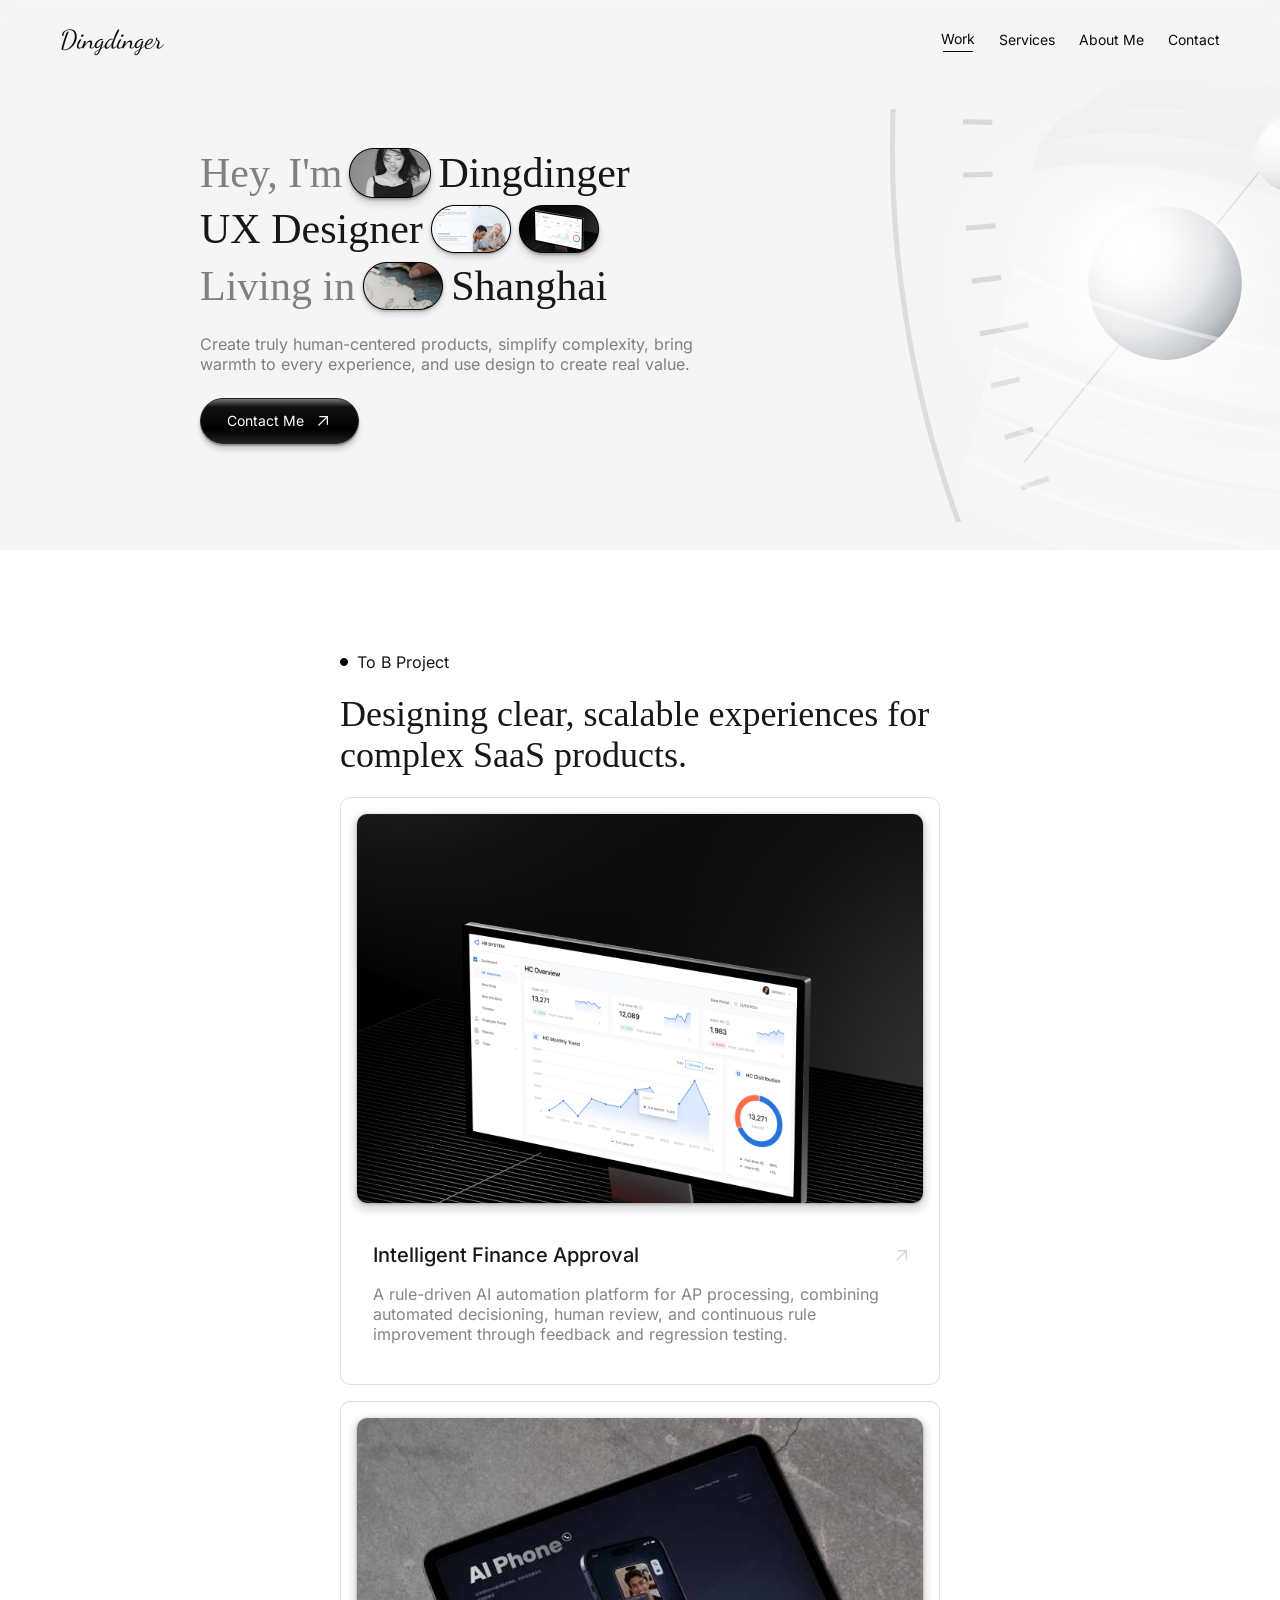
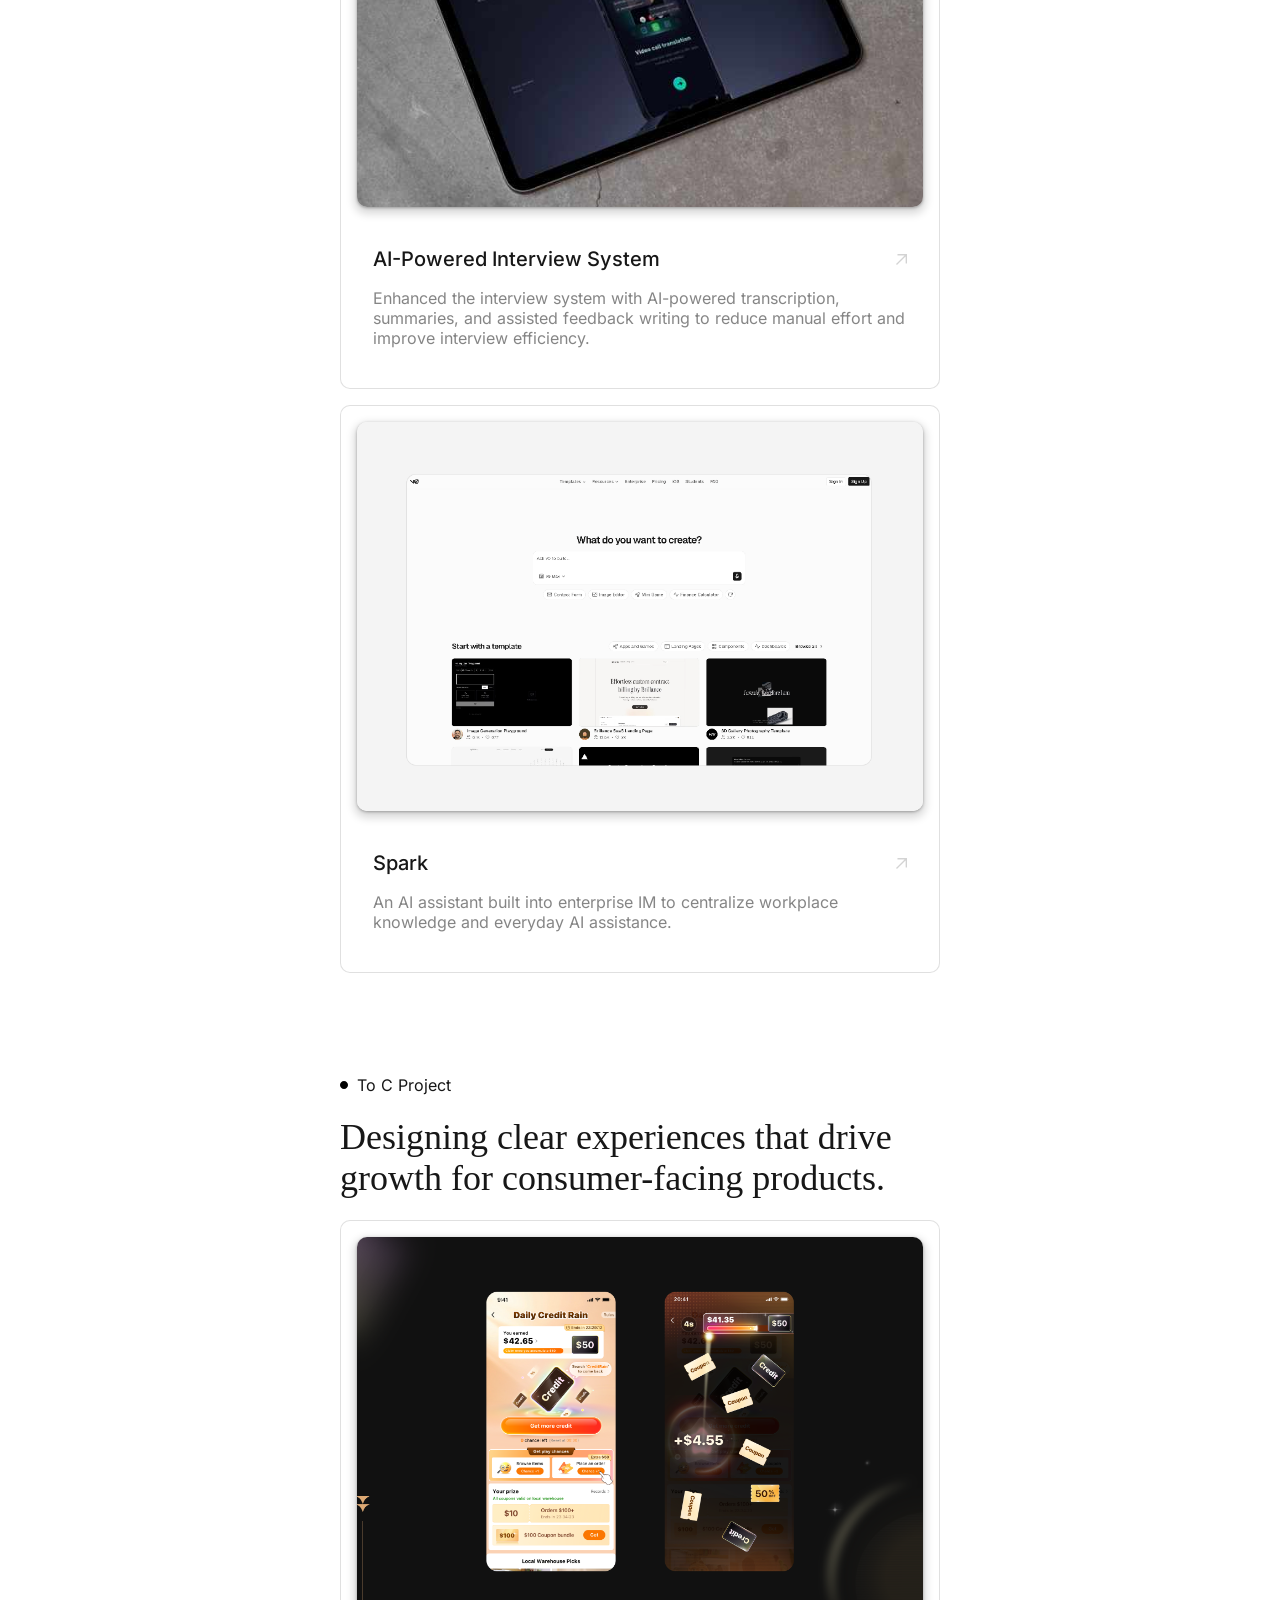
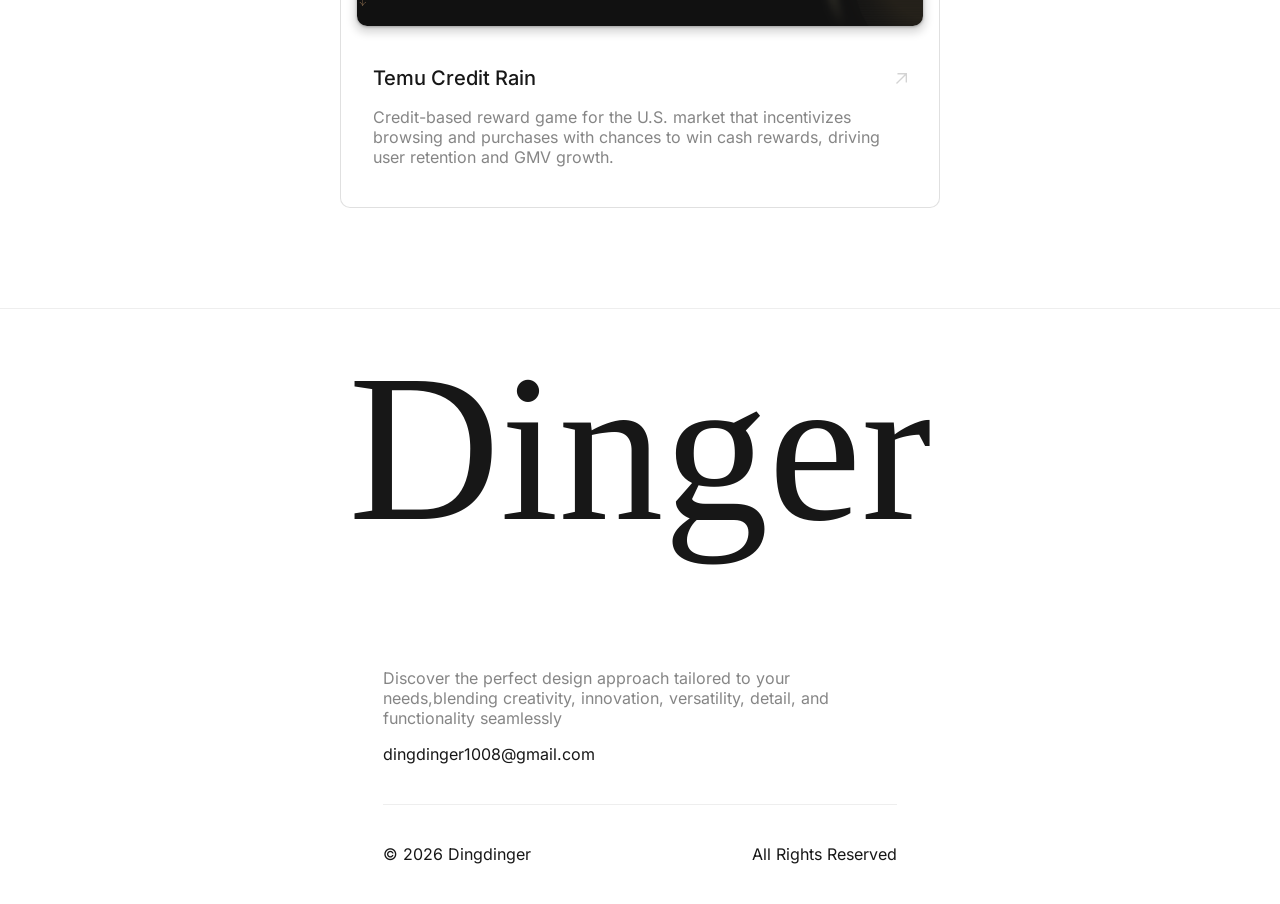
<file: index.html>
<!DOCTYPE html><html lang="en"><head><meta charSet="utf-8"/><meta name="viewport" content="width=device-width, initial-scale=1"/><link rel="stylesheet" href="/_next/static/css/index.BmZF4NrP.css" data-rsc-css-href="/_next/static/css/index.BmZF4NrP.css" data-precedence="vite-rsc/importer-resources"/><link rel="modulepreload" fetchPriority="low" href="/_next/static/chunks/index-c_7Ogj2H.js"/><script src="/_next/static/chunks/rolldown-runtime-C60lm6uB.js" type="module" async=""></script><script src="/_next/static/chunks/framework-D_rUT4EX.js" type="module" async=""></script><link rel="modulepreload" href="/_next/static/chunks/layout-segment-context-D_FKy1SZ.js" crossorigin=""/><link rel="modulepreload" href="/_next/static/chunks/image-DrUzR4Rd.js" crossorigin=""/><title>Dingdinger — UX Designer</title><meta name="description" content="Dingdinger’s UX design portfolio."/><link rel="icon" href="/favicon.svg"/><script>Object.assign(((self[Symbol.for("vinext.navigationRuntime")]??={bootstrap:{routeManifest:null},functions:{}}).bootstrap.rsc??={rsc:[]}),{params:{},nav:{"pathname":"/","searchParams":[]}})</script><link rel="modulepreload" href="/_next/static/chunks/index-c_7Ogj2H.js" />
</head><body><main><section class="hero"><div class="site-header-blur" aria-hidden="true"><span style="z-index:1;-webkit-backdrop-filter:blur(0.0546875px);backdrop-filter:blur(0.0546875px);-webkit-mask-image:linear-gradient(to top, transparent 0%, #000 12.5%, #000 25%, transparent 37.5%);mask-image:linear-gradient(to top, transparent 0%, #000 12.5%, #000 25%, transparent 37.5%)"></span><span style="z-index:2;-webkit-backdrop-filter:blur(0.109375px);backdrop-filter:blur(0.109375px);-webkit-mask-image:linear-gradient(to top, transparent 12.5%, #000 25%, #000 37.5%, transparent 50%);mask-image:linear-gradient(to top, transparent 12.5%, #000 25%, #000 37.5%, transparent 50%)"></span><span style="z-index:3;-webkit-backdrop-filter:blur(0.21875px);backdrop-filter:blur(0.21875px);-webkit-mask-image:linear-gradient(to top, transparent 25%, #000 37.5%, #000 50%, transparent 62.5%);mask-image:linear-gradient(to top, transparent 25%, #000 37.5%, #000 50%, transparent 62.5%)"></span><span style="z-index:4;-webkit-backdrop-filter:blur(0.4375px);backdrop-filter:blur(0.4375px);-webkit-mask-image:linear-gradient(to top, transparent 37.5%, #000 50%, #000 62.5%, transparent 75%);mask-image:linear-gradient(to top, transparent 37.5%, #000 50%, #000 62.5%, transparent 75%)"></span><span style="z-index:5;-webkit-backdrop-filter:blur(0.875px);backdrop-filter:blur(0.875px);-webkit-mask-image:linear-gradient(to top, transparent 50%, #000 62.5%, #000 75%, transparent 87.5%);mask-image:linear-gradient(to top, transparent 50%, #000 62.5%, #000 75%, transparent 87.5%)"></span><span style="z-index:6;-webkit-backdrop-filter:blur(1.75px);backdrop-filter:blur(1.75px);-webkit-mask-image:linear-gradient(to top, transparent 62.5%, #000 75%, #000 87.5%, transparent 100%);mask-image:linear-gradient(to top, transparent 62.5%, #000 75%, #000 87.5%, transparent 100%)"></span><span style="z-index:7;-webkit-backdrop-filter:blur(3.5px);backdrop-filter:blur(3.5px);-webkit-mask-image:linear-gradient(to top, transparent 75%, #000 87.5%, #000 100%);mask-image:linear-gradient(to top, transparent 75%, #000 87.5%, #000 100%)"></span><span style="z-index:8;-webkit-backdrop-filter:blur(7px);backdrop-filter:blur(7px);-webkit-mask-image:linear-gradient(to top, transparent 87.5%, #000 100%);mask-image:linear-gradient(to top, transparent 87.5%, #000 100%)"></span></div><header class="site-header"><a class="brand-mark" href="/" aria-label="Dingdinger home">Dingdinger</a><nav class="site-nav" aria-label="Main navigation"><a class="is-active" href="/#work"><span>Work</span><span class="nav-underline"></span></a><a href="/#contact">Services</a><a href="/#contact">About Me</a><a href="mailto:dingdinger1008@gmail.com">Contact</a></nav></header><div class="hero-inner"><div class="hero-copy"><div class="hero-lines"><div class="hero-line"><span class="hero-muted">Hey, I&#x27;m</span><span class="hero-photo hero-photo-1" aria-hidden="true"><img src="/assets/home-avatar-1.png" alt="" width="110" height="78" loading="lazy" decoding="async" class="hero-photo-image" data-nimg="1"/></span><span>Dingdinger</span></div><div class="hero-line"><span>UX Designer</span><span class="hero-photo hero-photo-2" aria-hidden="true"><img src="/assets/home-avatar-2.png" alt="" width="102" height="70" loading="lazy" decoding="async" class="hero-photo-image" data-nimg="1"/></span><span class="hero-photo hero-photo-3" aria-hidden="true"><img src="/assets/home-avatar-3.png" alt="" width="108" height="76" loading="lazy" decoding="async" class="hero-photo-image" data-nimg="1"/></span></div><div class="hero-line"><span class="hero-muted">Living in</span><span class="hero-photo hero-photo-4" aria-hidden="true"><img src="/assets/home-avatar-4.png" alt="" width="102" height="70" loading="lazy" decoding="async" class="hero-photo-image" data-nimg="1"/></span><span>Shanghai</span></div></div><p class="hero-description">Create truly human-centered products, simplify complexity, bring warmth to every experience, and use design to create real value.</p><a class="contact-button" href="mailto:dingdinger1008@gmail.com"><span>Contact Me</span><img src="/assets/arrow-up-right.svg" alt="" width="10" height="10" loading="lazy" decoding="async" data-nimg="1"/></a></div><div class="orbit-art" aria-hidden="true"><img src="/assets/ambient-light.svg" alt="" loading="lazy" decoding="async" class="orbit-layer orbit-ambient" data-nimg="fill" style="position:absolute;inset:0;width:100%;height:100%;object-fit:cover"/><img src="/assets/orbital-scale.svg" alt="" loading="lazy" decoding="async" class="orbit-layer orbit-scale" data-nimg="fill" style="position:absolute;inset:0;width:100%;height:100%;object-fit:cover"/><img src="/assets/glass-orbits.svg" alt="" loading="lazy" decoding="async" class="orbit-layer orbit-glass" data-nimg="fill" style="position:absolute;inset:0;width:100%;height:100%;object-fit:cover"/><img src="/assets/central-sphere.svg" alt="" loading="lazy" decoding="async" class="orbit-layer orbit-sphere" data-nimg="fill" style="position:absolute;inset:0;width:100%;height:100%;object-fit:cover"/><img src="/assets/satellites.svg" alt="" loading="lazy" decoding="async" class="orbit-layer orbit-satellites" data-nimg="fill" style="position:absolute;inset:0;width:100%;height:100%;object-fit:cover"/><img src="/assets/front-glass-bands.svg" alt="" loading="lazy" decoding="async" class="orbit-layer orbit-bands" data-nimg="fill" style="position:absolute;inset:0;width:100%;height:100%;object-fit:cover"/></div></div></section><section class="work-section" id="work"><div class="project-group"><div class="group-label"><img src="/assets/section-dot.svg" alt="" width="8" height="8" loading="lazy" decoding="async" data-nimg="1"/><span>To B Project</span></div><h2>Designing clear, scalable experiences for complex SaaS products.</h2><div class="project-list"><article class="project-card"><div class="project-card-image"><img src="/assets/project-finance.png" alt="Intelligent Finance Approval temporary project image" loading="lazy" decoding="async" data-nimg="fill" style="position:absolute;inset:0;width:100%;height:100%;object-fit:cover"/></div><div class="project-card-copy"><div class="project-card-title-row"><h3>Intelligent Finance Approval</h3><span class="project-card-arrow" aria-hidden="true"><img src="/assets/card-arrow.svg" alt="" width="11" height="11" loading="lazy" decoding="async" class="project-card-arrow-icon project-card-arrow-icon-current" data-nimg="1"/><img src="/assets/card-arrow.svg" alt="" width="11" height="11" loading="lazy" decoding="async" class="project-card-arrow-icon project-card-arrow-icon-next" data-nimg="1"/></span></div><p>A rule-driven AI automation platform for AP processing, combining automated decisioning, human review, and continuous rule improvement through feedback and regression testing.</p></div></article><a class="project-card project-card-link" href="/project/ai-powered-interview-system"><div class="project-card-image"><img src="/assets/project-interview.png" alt="AI-Powered Interview System temporary project image" loading="lazy" decoding="async" data-nimg="fill" style="position:absolute;inset:0;width:100%;height:100%;object-fit:cover"/></div><div class="project-card-copy"><div class="project-card-title-row"><h3>AI-Powered Interview System</h3><span class="project-card-arrow" aria-hidden="true"><img src="/assets/card-arrow.svg" alt="" width="11" height="11" loading="lazy" decoding="async" class="project-card-arrow-icon project-card-arrow-icon-current" data-nimg="1"/><img src="/assets/card-arrow.svg" alt="" width="11" height="11" loading="lazy" decoding="async" class="project-card-arrow-icon project-card-arrow-icon-next" data-nimg="1"/></span></div><p>Enhanced the interview system with AI-powered transcription, summaries, and assisted feedback writing to reduce manual effort and improve interview efficiency.</p></div></a><article class="project-card"><div class="project-card-image"><img src="/assets/project-spark.png" alt="Spark temporary project image" loading="lazy" decoding="async" data-nimg="fill" style="position:absolute;inset:0;width:100%;height:100%;object-fit:cover"/></div><div class="project-card-copy"><div class="project-card-title-row"><h3>Spark</h3><span class="project-card-arrow" aria-hidden="true"><img src="/assets/card-arrow.svg" alt="" width="11" height="11" loading="lazy" decoding="async" class="project-card-arrow-icon project-card-arrow-icon-current" data-nimg="1"/><img src="/assets/card-arrow.svg" alt="" width="11" height="11" loading="lazy" decoding="async" class="project-card-arrow-icon project-card-arrow-icon-next" data-nimg="1"/></span></div><p>An AI assistant built into enterprise IM to centralize workplace knowledge and everyday AI assistance.</p></div></article></div></div><div class="project-group"><div class="group-label"><img src="/assets/section-dot.svg" alt="" width="8" height="8" loading="lazy" decoding="async" data-nimg="1"/><span>To C Project</span></div><h2>Designing clear experiences that drive growth for consumer-facing products.</h2><div class="project-list"><article class="project-card"><div class="project-card-image"><img src="/assets/project-temu.png" alt="Temu Credit Rain temporary project image" loading="lazy" decoding="async" data-nimg="fill" style="position:absolute;inset:0;width:100%;height:100%;object-fit:cover"/></div><div class="project-card-copy"><div class="project-card-title-row"><h3>Temu Credit Rain</h3><span class="project-card-arrow" aria-hidden="true"><img src="/assets/card-arrow.svg" alt="" width="11" height="11" loading="lazy" decoding="async" class="project-card-arrow-icon project-card-arrow-icon-current" data-nimg="1"/><img src="/assets/card-arrow.svg" alt="" width="11" height="11" loading="lazy" decoding="async" class="project-card-arrow-icon project-card-arrow-icon-next" data-nimg="1"/></span></div><p>Credit-based reward game for the U.S. market that incentivizes browsing and purchases with chances to win cash rewards, driving user retention and GMV growth.</p></div></article></div></div></section><footer class="site-footer" id="contact"><div class="footer-wordmark">Dinger</div><div class="footer-content"><div class="footer-intro"><p class="footer-copy">Discover the perfect design approach tailored to your needs,blending creativity, innovation, versatility, detail, and functionality seamlessly</p><p class="footer-email">dingdinger1008@gmail.com</p></div><div class="footer-rule"></div><div class="footer-meta"><span>© 2026 Dingdinger</span><span>All Rights Reserved</span></div></div></footer></main><script type="module" src="/_next/static/chunks/index-c_7Ogj2H.js" id="_R_" async=""></script><script>((self[Symbol.for("vinext.navigationRuntime")]??={bootstrap:{routeManifest:null},functions:{}}).bootstrap.rsc??={rsc:[]}).rsc.push("0:{\"page:/\":\"$L1\",\"layout:/\":\"$L2\",\"route:/\":\"$L3\",\"__route\":\"route:/\",\"__interceptionContext\":null,\"__layoutIds\":[\"layout:/\"],\"__rootLayout\":\"/\",\"__bfcacheSegmentIdentities\":{\"layout:/\":\"[\\\"layout\\\",\\\"layout:/\\\",\\\"root-boundary:/\\\",\\\"\\\"]\",\"page:/\":\"[\\\"page\\\",\\\"page:/\\\",\\\"root-boundary:/\\\",\\\"\\\"]\"},\"__srcPage\":[\"page\"],\"__layoutFlags\":{\"layout:/\":\"s\"},\"__artifactCompatibility\":{\"schemaVersion\":1,\"graphVersion\":\"app-route-graph:1177fd80f83fa7b0\",\"deploymentVersion\":\"5ca7a5f2-6926-4b38-b9d0-82b2742f1529\",\"appElementsSchemaVersion\":1,\"rscPayloadSchemaVersion\":1,\"rootBoundaryId\":\"/\",\"renderEpoch\":null}}\n")</script><script>((self[Symbol.for("vinext.navigationRuntime")]??={bootstrap:{routeManifest:null},functions:{}}).bootstrap.rsc??={rsc:[]}).rsc.push("4:I[\"8c0f216c4604\",[],\"Children\",1]\n")</script><script>((self[Symbol.for("vinext.navigationRuntime")]??={bootstrap:{routeManifest:null},functions:{}}).bootstrap.rsc??={rsc:[]}).rsc.push("5:I[\"593f344dc510\",[],\"GlobalErrorBoundary\",1]\n")</script><script>((self[Symbol.for("vinext.navigationRuntime")]??={bootstrap:{routeManifest:null},functions:{}}).bootstrap.rsc??={rsc:[]}).rsc.push("6:I[\"0b874ad30386\",[],\"default\",1]\n")</script><script>((self[Symbol.for("vinext.navigationRuntime")]??={bootstrap:{routeManifest:null},functions:{}}).bootstrap.rsc??={rsc:[]}).rsc.push("7:I[\"593f344dc510\",[],\"ErrorBoundary\",1]\n")</script><script>((self[Symbol.for("vinext.navigationRuntime")]??={bootstrap:{routeManifest:null},functions:{}}).bootstrap.rsc??={rsc:[]}).rsc.push("8:I[\"15c18cfaeeff\",[],\"LayoutSegmentProvider\",1]\n")</script><script>((self[Symbol.for("vinext.navigationRuntime")]??={bootstrap:{routeManifest:null},functions:{}}).bootstrap.rsc??={rsc:[]}).rsc.push("9:I[\"8c0f216c4604\",[],\"Slot\",1]\n")</script><script>((self[Symbol.for("vinext.navigationRuntime")]??={bootstrap:{routeManifest:null},functions:{}}).bootstrap.rsc??={rsc:[]}).rsc.push("a:I[\"593f344dc510\",[],\"NotFoundBoundary\",1]\n")</script><script>((self[Symbol.for("vinext.navigationRuntime")]??={bootstrap:{routeManifest:null},functions:{}}).bootstrap.rsc??={rsc:[]}).rsc.push("b:I[\"9276801271d6\",[],\"AppRouterScrollTarget\",1]\n")</script><script>((self[Symbol.for("vinext.navigationRuntime")]??={bootstrap:{routeManifest:null},functions:{}}).bootstrap.rsc??={rsc:[]}).rsc.push("c:I[\"593f344dc510\",[],\"RedirectBoundary\",1]\n")</script><script>((self[Symbol.for("vinext.navigationRuntime")]??={bootstrap:{routeManifest:null},functions:{}}).bootstrap.rsc??={rsc:[]}).rsc.push(":HL[\"/_next/static/css/index.BmZF4NrP.css\",\"style\"     ]\n")</script><script>((self[Symbol.for("vinext.navigationRuntime")]??={bootstrap:{routeManifest:null},functions:{}}).bootstrap.rsc??={rsc:[]}).rsc.push("2:[[[\"$\",\"link\",\"css:/_next/static/css/index.BmZF4NrP.css\",{\"rel\":\"stylesheet\",\"precedence\":\"vite-rsc/importer-resources\",\"href\":\"/_next/static/css/index.BmZF4NrP.css\",\"data-rsc-css-href\":\"/_next/static/css/index.BmZF4NrP.css\"}],\"$undefined\"],[\"$\",\"html\",null,{\"lang\":\"en\",\"children\":[\"$\",\"body\",null,{\"children\":[\"$\",\"$L4\",null,{}]}]}]]\n")</script><script>((self[Symbol.for("vinext.navigationRuntime")]??={bootstrap:{routeManifest:null},functions:{}}).bootstrap.rsc??={rsc:[]}).rsc.push("3:[[[\"$\",\"meta\",null,{\"charSet\":\"utf-8\"}],[[\"$\",\"title\",\"0\",{\"children\":\"Dingdinger — UX Designer\"}],[\"$\",\"meta\",\"1\",{\"name\":\"description\",\"content\":\"Dingdinger’s UX design portfolio.\"}],[\"$\",\"link\",\"2\",{\"data-vinext-streamed-icon\":\"$undefined\",\"rel\":\"icon\",\"href\":\"/favicon.svg\",\"type\":\"$undefined\",\"sizes\":\"$undefined\",\"color\":\"$undefined\",\"media\":\"$undefined\",\"fetchPriority\":\"$undefined\"}]],[[\"$\",\"meta\",\"0\",{\"name\":\"viewport\",\"content\":\"width=device-width, initial-scale=1\"}]]],[\"$\",\"$L5\",null,{\"fallback\":\"$6\",\"children\":[\"$\",\"$L7\",null,{\"fallback\":\"$6\",\"children\":[\"$\",\"$L8\",null,{\"providerId\":\"layout:/\",\"segmentMap\":{\"children\":[]},\"children\":[\"$\",\"$L9\",null,{\"id\":\"layout:/\",\"parallelSlots\":\"$undefined\",\"children\":[\"$\",\"$La\",null,{\"resetKey\":\"\",\"fallback\":[[\"$\",\"title\",null,{\"children\":\"404: This page could not be found.\"}],[\"$\",\"div\",null,{\"style\":{\"fontFamily\":\"system-ui,\\\"Segoe UI\\\",Roboto,Helvetica,Arial,sans-serif,\\\"Apple Color Emoji\\\",\\\"Segoe UI Emoji\\\"\",\"height\":\"100vh\",\"textAlign\":\"center\",\"display\":\"flex\",\"flexDirection\":\"column\",\"alignItems\":\"center\",\"justifyContent\":\"center\"},\"children\":[\"$\",\"div\",null,{\"children\":[[\"$\",\"style\",null,{\"dangerouslySetInnerHTML\":{\"__html\":\"body{color:#000;background:#fff;margin:0}.next-error-h1{border-right:1px solid rgba(0,0,0,.3)}@media (prefers-color-scheme:dark){body{color:#fff;background:#000}.next-error-h1{border-right:1px solid rgba(255,255,255,.3)}}\"}}],[\"$\",\"h1\",null,{\"className\":\"next-error-h1\",\"style\":{\"display\":\"inline-block\",\"margin\":\"0 20px 0 0\",\"padding\":\"0 23px 0 0\",\"fontSize\":24,\"fontWeight\":500,\"verticalAlign\":\"top\",\"lineHeight\":\"49px\"},\"children\":404}],[\"$\",\"div\",null,{\"style\":{\"display\":\"inline-block\"},\"children\":[\"$\",\"h2\",null,{\"style\":{\"fontSize\":14,\"fontWeight\":400,\"lineHeight\":\"49px\",\"margin\":0},\"children\":\"This page could not be found.\"}]}]]}]}]],\"children\":[\"$\",\"$Lb\",null,{\"children\":[\"$\",\"$Lc\",null,{\"children\":[[\"$\",\"$L8\",null,{\"providerId\":\"page:/\",\"segmentMap\":{\"children\":[\"__PAGE__\"]},\"children\":[\"$\",\"$L9\",null,{\"id\":\"page:/\"}]}],null]}]}]}]}]}]}]}],null,null]\n")</script><script>((self[Symbol.for("vinext.navigationRuntime")]??={bootstrap:{routeManifest:null},functions:{}}).bootstrap.rsc??={rsc:[]}).rsc.push("d:I[\"9fb86276be8f\",[],\"default\",1]\n")</script><script>((self[Symbol.for("vinext.navigationRuntime")]??={bootstrap:{routeManifest:null},functions:{}}).bootstrap.rsc??={rsc:[]}).rsc.push("1:[\"$\",\"main\",null,{\"children\":[[\"$\",\"section\",null,{\"className\":\"hero\",\"children\":[[[\"$\",\"div\",null,{\"className\":\"site-header-blur\",\"aria-hidden\":\"true\",\"children\":[[\"$\",\"span\",\"0.0546875\",{\"style\":{\"zIndex\":1,\"WebkitBackdropFilter\":\"blur(0.0546875px)\",\"backdropFilter\":\"blur(0.0546875px)\",\"WebkitMaskImage\":\"linear-gradient(to top, transparent 0%, #000 12.5%, #000 25%, transparent 37.5%)\",\"maskImage\":\"linear-gradient(to top, transparent 0%, #000 12.5%, #000 25%, transparent 37.5%)\"}}],[\"$\",\"span\",\"0.109375\",{\"style\":{\"zIndex\":2,\"WebkitBackdropFilter\":\"blur(0.109375px)\",\"backdropFilter\":\"blur(0.109375px)\",\"WebkitMaskImage\":\"linear-gradient(to top, transparent 12.5%, #000 25%, #000 37.5%, transparent 50%)\",\"maskImage\":\"linear-gradient(to top, transparent 12.5%, #000 25%, #000 37.5%, transparent 50%)\"}}],[\"$\",\"span\",\"0.21875\",{\"style\":{\"zIndex\":3,\"WebkitBackdropFilter\":\"blur(0.21875px)\",\"backdropFilter\":\"blur(0.21875px)\",\"WebkitMaskImage\":\"linear-gradient(to top, transparent 25%, #000 37.5%, #000 50%, transparent 62.5%)\",\"maskImage\":\"linear-gradient(to top, transparent 25%, #000 37.5%, #000 50%, transparent 62.5%)\"}}],[\"$\",\"span\",\"0.4375\",{\"style\":{\"zIndex\":4,\"WebkitBackdropFilter\":\"blur(0.4375px)\",\"backdropFilter\":\"blur(0.4375px)\",\"WebkitMaskImage\":\"linear-gradient(to top, transparent 37.5%, #000 50%, #000 62.5%, transparent 75%)\",\"maskImage\":\"linear-gradient(to top, transparent 37.5%, #000 50%, #000 62.5%, transparent 75%)\"}}],[\"$\",\"span\",\"0.875\",{\"style\":{\"zIndex\":5,\"WebkitBackdropFilter\":\"blur(0.875px)\",\"backdropFilter\":\"blur(0.875px)\",\"WebkitMaskImage\":\"linear-gradient(to top, transparent 50%, #000 62.5%, #000 75%, transparent 87.5%)\",\"maskImage\":\"linear-gradient(to top, transparent 50%, #000 62.5%, #000 75%, transparent 87.5%)\"}}],[\"$\",\"span\",\"1.75\",{\"style\":{\"zIndex\":6,\"WebkitBackdropFilter\":\"blur(1.75px)\",\"backdropFilter\":\"blur(1.75px)\",\"WebkitMaskImage\":\"linear-gradient(to top, transparent 62.5%, #000 75%, #000 87.5%, transparent 100%)\",\"maskImage\":\"linear-gradient(to top, transparent 62.5%, #000 75%, #000 87.5%, transparent 100%)\"}}],[\"$\",\"span\",\"3.5\",{\"style\":{\"zIndex\":7,\"WebkitBackdropFilter\":\"blur(3.5px)\",\"backdropFilter\":\"blur(3.5px)\",\"WebkitMaskImage\":\"linear-gradient(to top, transparent 75%, #000 87.5%, #000 100%)\",\"maskImage\":\"linear-gradient(to top, transparent 75%, #000 87.5%, #000 100%)\"}}],[\"$\",\"span\",\"7\",{\"style\":{\"zIndex\":8,\"WebkitBackdropFilter\":\"blur(7px)\",\"backdropFilter\":\"blur(7px)\",\"WebkitMaskImage\":\"linear-gradient(to top, transparent 87.5%, #000 100%)\",\"maskImage\":\"linear-gradient(to top, transparent 87.5%, #000 100%)\"}}]]}],[\"$\",\"header\",null,{\"className\":\"site-header\",\"children\":[[\"$\",\"a\",null,{\"className\":\"brand-mark\",\"href\":\"/\",\"aria-label\":\"Dingdinger home\",\"children\":\"Dingdinger\"}],[\"$\",\"nav\",null,{\"className\":\"site-nav\",\"aria-label\":\"Main navigation\",\"children\":[[\"$\",\"a\",null,{\"className\":\"is-active\",\"href\":\"/#work\",\"children\":[[\"$\",\"span\",null,{\"children\":\"Work\"}],[\"$\",\"span\",null,{\"className\":\"nav-underline\"}]]}],[\"$\",\"a\",null,{\"href\":\"/#contact\",\"children\":\"Services\"}],[\"$\",\"a\",null,{\"href\":\"/#contact\",\"children\":\"About Me\"}],[\"$\",\"a\",null,{\"href\":\"mailto:dingdinger1008@gmail.com\",\"children\":\"Contact\"}]]}]]}]],[\"$\",\"div\",null,{\"className\":\"hero-inner\",\"children\":[[\"$\",\"div\",null,{\"className\":\"hero-copy\",\"children\":[[\"$\",\"div\",null,{\"className\":\"hero-lines\",\"children\":[[\"$\",\"div\",null,{\"className\":\"hero-line\",\"children\":[[\"$\",\"span\",null,{\"className\":\"hero-muted\",\"children\":\"Hey, I'm\"}],[\"$\",\"span\",null,{\"className\":\"hero-photo hero-photo-1\",\"aria-hidden\":\"true\",\"children\":[\"$\",\"$Ld\",null,{\"className\":\"hero-photo-image\",\"src\":\"/assets/home-avatar-1.png\",\"alt\":\"\",\"width\":110,\"height\":78}]}],[\"$\",\"span\",null,{\"children\":\"Dingdinger\"}]]}],[\"$\",\"div\",null,{\"className\":\"hero-line\",\"children\":[[\"$\",\"span\",null,{\"children\":\"UX Designer\"}],[\"$\",\"span\",null,{\"className\":\"hero-photo hero-photo-2\",\"aria-hidden\":\"true\",\"children\":[\"$\",\"$Ld\",null,{\"className\":\"hero-photo-image\",\"src\":\"/assets/home-avatar-2.png\",\"alt\":\"\",\"width\":102,\"height\":70}]}],[\"$\",\"span\",null,{\"className\":\"hero-photo hero-photo-3\",\"aria-hidden\":\"true\",\"children\":[\"$\",\"$Ld\",null,{\"className\":\"hero-photo-image\",\"src\":\"/assets/home-avatar-3.png\",\"alt\":\"\",\"width\":108,\"height\":76}]}]]}],\"$Le\"]}],\"$Lf\",\"$L10\"]}],\"$L11\"]}]]}],\"$L12\",\"$L13\"]}]\n")</script><script>((self[Symbol.for("vinext.navigationRuntime")]??={bootstrap:{routeManifest:null},functions:{}}).bootstrap.rsc??={rsc:[]}).rsc.push("e:[\"$\",\"div\",null,{\"className\":\"hero-line\",\"children\":[[\"$\",\"span\",null,{\"className\":\"hero-muted\",\"children\":\"Living in\"}],[\"$\",\"span\",null,{\"className\":\"hero-photo hero-photo-4\",\"aria-hidden\":\"true\",\"children\":[\"$\",\"$Ld\",null,{\"className\":\"hero-photo-image\",\"src\":\"/assets/home-avatar-4.png\",\"alt\":\"\",\"width\":102,\"height\":70}]}],[\"$\",\"span\",null,{\"children\":\"Shanghai\"}]]}]\n")</script><script>((self[Symbol.for("vinext.navigationRuntime")]??={bootstrap:{routeManifest:null},functions:{}}).bootstrap.rsc??={rsc:[]}).rsc.push("f:[\"$\",\"p\",null,{\"className\":\"hero-description\",\"children\":\"Create truly human-centered products, simplify complexity, bring warmth to every experience, and use design to create real value.\"}]\n")</script><script>((self[Symbol.for("vinext.navigationRuntime")]??={bootstrap:{routeManifest:null},functions:{}}).bootstrap.rsc??={rsc:[]}).rsc.push("10:[\"$\",\"a\",null,{\"className\":\"contact-button\",\"href\":\"mailto:dingdinger1008@gmail.com\",\"children\":[[\"$\",\"span\",null,{\"children\":\"Contact Me\"}],[\"$\",\"$Ld\",null,{\"src\":\"/assets/arrow-up-right.svg\",\"alt\":\"\",\"width\":10,\"height\":10}]]}]\n")</script><script>((self[Symbol.for("vinext.navigationRuntime")]??={bootstrap:{routeManifest:null},functions:{}}).bootstrap.rsc??={rsc:[]}).rsc.push("11:[\"$\",\"div\",null,{\"className\":\"orbit-art\",\"aria-hidden\":\"true\",\"children\":[[\"$\",\"$Ld\",null,{\"className\":\"orbit-layer orbit-ambient\",\"src\":\"/assets/ambient-light.svg\",\"alt\":\"\",\"fill\":true,\"sizes\":\"440px\"}],[\"$\",\"$Ld\",null,{\"className\":\"orbit-layer orbit-scale\",\"src\":\"/assets/orbital-scale.svg\",\"alt\":\"\",\"fill\":true,\"sizes\":\"440px\"}],[\"$\",\"$Ld\",null,{\"className\":\"orbit-layer orbit-glass\",\"src\":\"/assets/glass-orbits.svg\",\"alt\":\"\",\"fill\":true,\"sizes\":\"440px\"}],[\"$\",\"$Ld\",null,{\"className\":\"orbit-layer orbit-sphere\",\"src\":\"/assets/central-sphere.svg\",\"alt\":\"\",\"fill\":true,\"sizes\":\"440px\"}],[\"$\",\"$Ld\",null,{\"className\":\"orbit-layer orbit-satellites\",\"src\":\"/assets/satellites.svg\",\"alt\":\"\",\"fill\":true,\"sizes\":\"440px\"}],[\"$\",\"$Ld\",null,{\"className\":\"orbit-layer orbit-bands\",\"src\":\"/assets/front-glass-bands.svg\",\"alt\":\"\",\"fill\":true,\"sizes\":\"440px\"}]]}]\n")</script><script>((self[Symbol.for("vinext.navigationRuntime")]??={bootstrap:{routeManifest:null},functions:{}}).bootstrap.rsc??={rsc:[]}).rsc.push("12:[\"$\",\"section\",null,{\"className\":\"work-section\",\"id\":\"work\",\"children\":[[\"$\",\"div\",\"To B Project\",{\"className\":\"project-group\",\"children\":[[\"$\",\"div\",null,{\"className\":\"group-label\",\"children\":[[\"$\",\"$Ld\",null,{\"src\":\"/assets/section-dot.svg\",\"alt\":\"\",\"width\":8,\"height\":8}],[\"$\",\"span\",null,{\"children\":\"To B Project\"}]]}],[\"$\",\"h2\",null,{\"children\":\"Designing clear, scalable experiences for complex SaaS products.\"}],[\"$\",\"div\",null,{\"className\":\"project-list\",\"children\":[[\"$\",\"article\",\"intelligent-finance-approval\",{\"className\":\"project-card\",\"children\":[[\"$\",\"div\",null,{\"className\":\"project-card-image\",\"children\":[\"$\",\"$Ld\",null,{\"src\":\"/assets/project-finance.png\",\"alt\":\"Intelligent Finance Approval temporary project image\",\"fill\":true,\"sizes\":\"(max-width: 700px) calc(100vw - 56px), 568px\"}]}],[\"$\",\"div\",null,{\"className\":\"project-card-copy\",\"children\":[[\"$\",\"div\",null,{\"className\":\"project-card-title-row\",\"children\":[[\"$\",\"h3\",null,{\"children\":\"Intelligent Finance Approval\"}],[\"$\",\"span\",null,{\"className\":\"project-card-arrow\",\"aria-hidden\":\"true\",\"children\":[[\"$\",\"$Ld\",null,{\"className\":\"project-card-arrow-icon project-card-arrow-icon-current\",\"src\":\"/assets/card-arrow.svg\",\"alt\":\"\",\"width\":11,\"height\":11}],[\"$\",\"$Ld\",null,{\"className\":\"project-card-arrow-icon project-card-arrow-icon-next\",\"src\":\"/assets/card-arrow.svg\",\"alt\":\"\",\"width\":11,\"height\":11}]]}]]}],[\"$\",\"p\",null,{\"children\":\"A rule-driven AI automation platform for AP processing, combining automated decisioning, human review, and continuous rule improvement through feedback and regression testing.\"}]]}]]}],[\"$\",\"a\",\"ai-powered-interview-system\",{\"className\":\"project-card project-card-link\",\"href\":\"/project/ai-powered-interview-system\",\"children\":[[\"$\",\"div\",null,{\"className\":\"project-card-image\",\"children\":[\"$\",\"$Ld\",null,{\"src\":\"/assets/project-interview.png\",\"alt\":\"AI-Powered Interview System temporary project image\",\"fill\":true,\"sizes\":\"(max-width: 700px) calc(100vw - 56px), 568px\"}]}],[\"$\",\"div\",null,{\"className\":\"project-card-copy\",\"children\":[[\"$\",\"div\",null,{\"className\":\"project-card-title-row\",\"children\":[[\"$\",\"h3\",null,{\"children\":\"AI-Powered Interview System\"}],[\"$\",\"span\",null,{\"className\":\"project-card-arrow\",\"aria-hidden\":\"true\",\"children\":[[\"$\",\"$Ld\",null,{\"className\":\"project-card-arrow-icon project-card-arrow-icon-current\",\"src\":\"/assets/card-arrow.svg\",\"alt\":\"\",\"width\":11,\"height\":11}],[\"$\",\"$Ld\",null,{\"className\":\"project-card-arrow-icon project-card-arrow-icon-next\",\"src\":\"/assets/card-arrow.svg\",\"alt\":\"\",\"width\":11,\"height\":11}]]}]]}],[\"$\",\"p\",null,{\"children\":\"Enhanced the interview system with AI-powered transcription, summaries, and assisted feedback writing to reduce manual effort and improve interview efficiency.\"}]]}]]}],[\"$\",\"article\",\"spark\",{\"className\":\"project-card\",\"children\":[[\"$\",\"div\",null,{\"className\":\"project-card-image\",\"children\":[\"$\",\"$Ld\",null,{\"src\":\"/assets/project-spark.png\",\"alt\":\"Spark temporary project image\",\"fill\":true,\"sizes\":\"(max-width: 700px) calc(100vw - 56px), 568px\"}]}],[\"$\",\"div\",null,{\"className\":\"project-card-copy\",\"children\":[[\"$\",\"div\",null,{\"className\":\"project-card-title-row\",\"children\":[[\"$\",\"h3\",null,{\"children\":\"Spark\"}],[\"$\",\"span\",null,{\"className\":\"project-card-arrow\",\"aria-hidden\":\"true\",\"children\":[[\"$\",\"$Ld\",null,{\"className\":\"project-card-arrow-icon project-card-arrow-icon-current\",\"src\":\"/assets/card-arrow.svg\",\"alt\":\"\",\"width\":11,\"height\":11}],[\"$\",\"$Ld\",null,{\"className\":\"project-card-arrow-icon project-card-arrow-icon-next\",\"src\":\"/assets/card-arrow.svg\",\"alt\":\"\",\"width\":11,\"height\":11}]]}]]}],[\"$\",\"p\",null,{\"children\":\"An AI assistant built into enterprise IM to centralize workplace knowledge and everyday AI assistance.\"}]]}]]}]]}]]}],[\"$\",\"div\",\"To C Project\",{\"className\":\"project-group\",\"children\":[[\"$\",\"div\",null,{\"className\":\"group-label\",\"children\":[[\"$\",\"$Ld\",null,{\"src\":\"/assets/section-dot.svg\",\"alt\":\"\",\"width\":8,\"height\":8}],[\"$\",\"span\",null,{\"children\":\"To C Project\"}]]}],[\"$\",\"h2\",null,{\"children\":\"Designing clear experiences that drive growth for consumer-facing products.\"}],[\"$\",\"div\",null,{\"className\":\"project-list\",\"children\":[[\"$\",\"article\",\"temu-credit-rain\",{\"className\":\"project-card\",\"children\":[[\"$\",\"div\",null,{\"className\":\"project-card-image\",\"children\":[\"$\",\"$Ld\",null,{\"src\":\"/assets/project-temu.png\",\"alt\":\"Temu Credit Rain temporary project image\",\"fill\":true,\"sizes\":\"(max-width: 700px) calc(100vw - 56px), 568px\"}]}],\"$L14\"]}]]}]]}]]}]\n")</script><script>((self[Symbol.for("vinext.navigationRuntime")]??={bootstrap:{routeManifest:null},functions:{}}).bootstrap.rsc??={rsc:[]}).rsc.push("13:[\"$\",\"footer\",null,{\"className\":\"site-footer\",\"id\":\"contact\",\"children\":[[\"$\",\"div\",null,{\"className\":\"footer-wordmark\",\"children\":\"Dinger\"}],[\"$\",\"div\",null,{\"className\":\"footer-content\",\"children\":[[\"$\",\"div\",null,{\"className\":\"footer-intro\",\"children\":[null,[\"$\",\"p\",null,{\"className\":\"footer-copy\",\"children\":\"Discover the perfect design approach tailored to your needs,blending creativity, innovation, versatility, detail, and functionality seamlessly\"}],[\"$\",\"p\",null,{\"className\":\"footer-email\",\"children\":\"dingdinger1008@gmail.com\"}]]}],[\"$\",\"div\",null,{\"className\":\"footer-rule\"}],[\"$\",\"div\",null,{\"className\":\"footer-meta\",\"children\":[[\"$\",\"span\",null,{\"children\":\"© 2026 Dingdinger\"}],[\"$\",\"span\",null,{\"children\":\"All Rights Reserved\"}]]}]]}]]}]\n")</script><script>((self[Symbol.for("vinext.navigationRuntime")]??={bootstrap:{routeManifest:null},functions:{}}).bootstrap.rsc??={rsc:[]}).rsc.push("14:[\"$\",\"div\",null,{\"className\":\"project-card-copy\",\"children\":[[\"$\",\"div\",null,{\"className\":\"project-card-title-row\",\"children\":[[\"$\",\"h3\",null,{\"children\":\"Temu Credit Rain\"}],[\"$\",\"span\",null,{\"className\":\"project-card-arrow\",\"aria-hidden\":\"true\",\"children\":[[\"$\",\"$Ld\",null,{\"className\":\"project-card-arrow-icon project-card-arrow-icon-current\",\"src\":\"/assets/card-arrow.svg\",\"alt\":\"\",\"width\":11,\"height\":11}],[\"$\",\"$Ld\",null,{\"className\":\"project-card-arrow-icon project-card-arrow-icon-next\",\"src\":\"/assets/card-arrow.svg\",\"alt\":\"\",\"width\":11,\"height\":11}]]}]]}],[\"$\",\"p\",null,{\"children\":\"Credit-based reward game for the U.S. market that incentivizes browsing and purchases with chances to win cash rewards, driving user retention and GMV growth.\"}]]}]\n")</script><script>Object.assign(((self[Symbol.for("vinext.navigationRuntime")]??={bootstrap:{routeManifest:null},functions:{}}).bootstrap.rsc??={rsc:[]}),{"initialCacheKind":"static"});((self[Symbol.for("vinext.navigationRuntime")]??={bootstrap:{routeManifest:null},functions:{}}).bootstrap.rsc??={rsc:[]}).done=true</script></body></html>
</file>
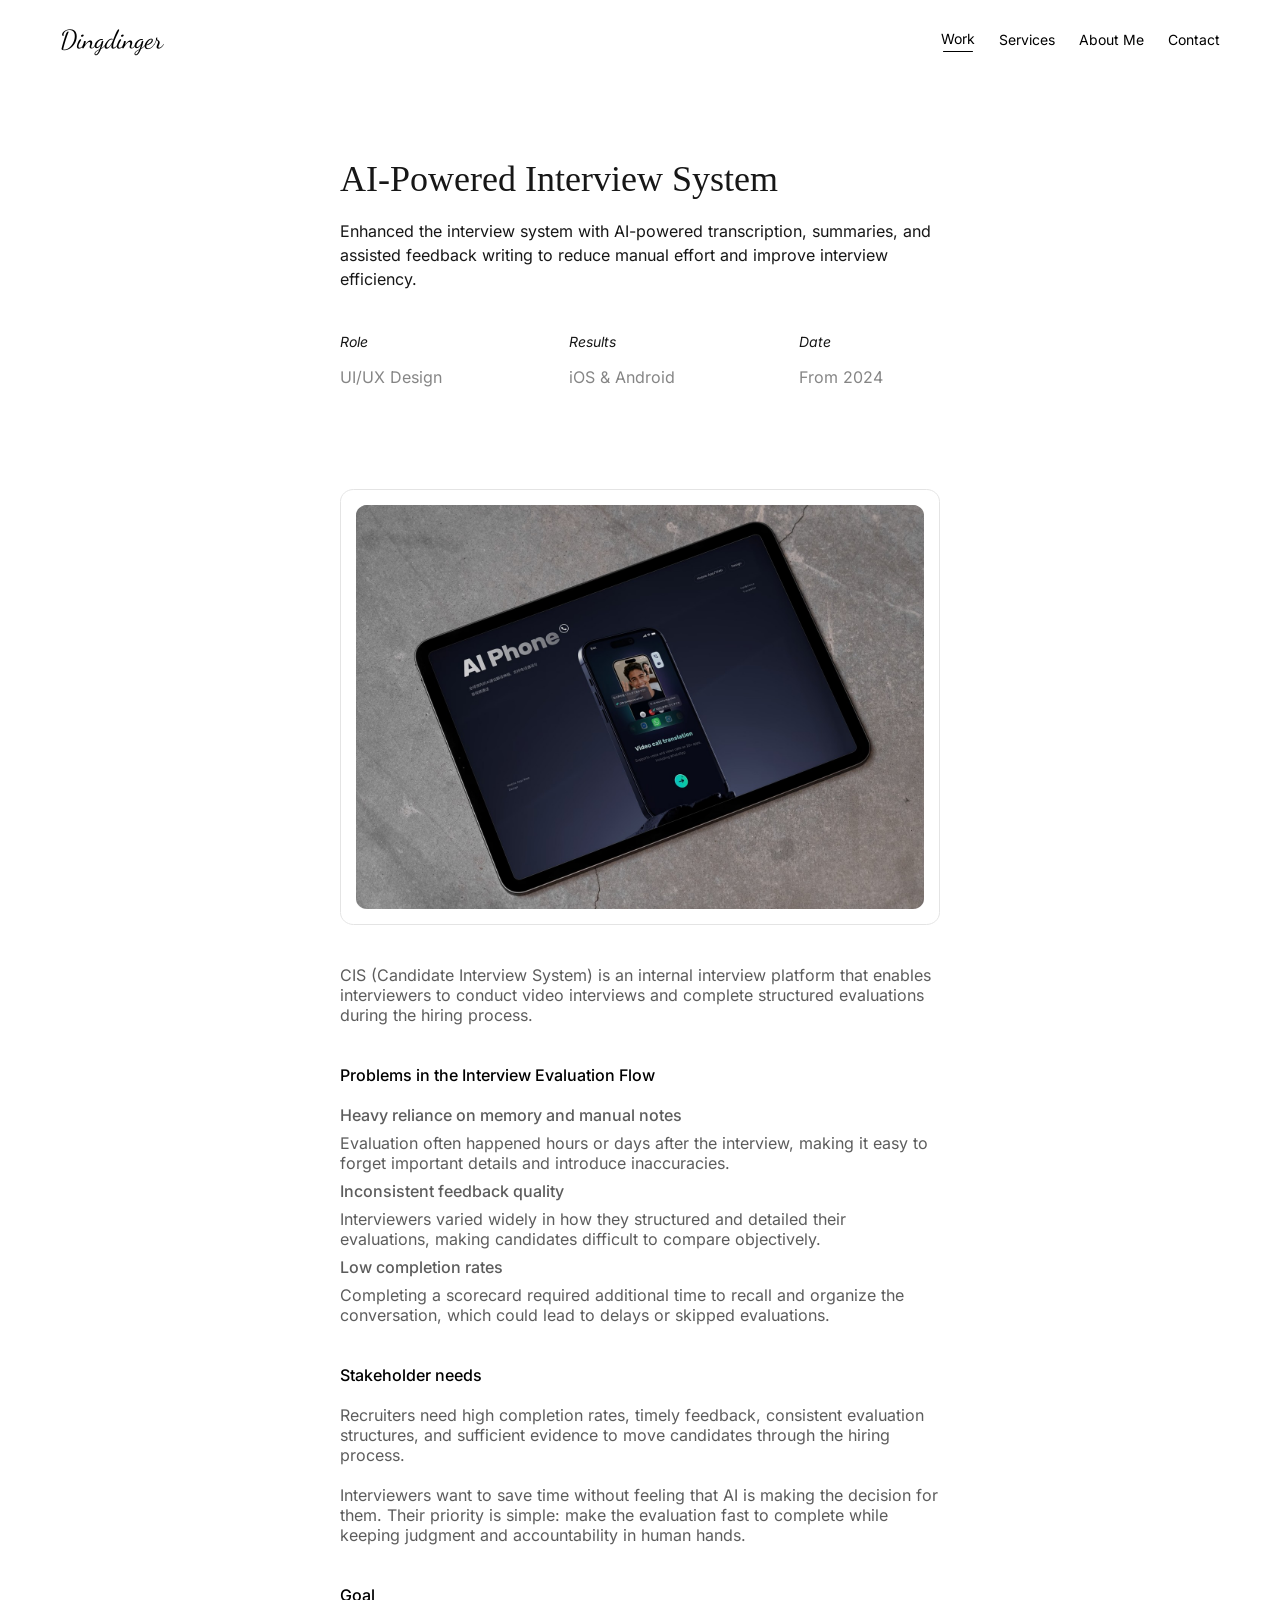
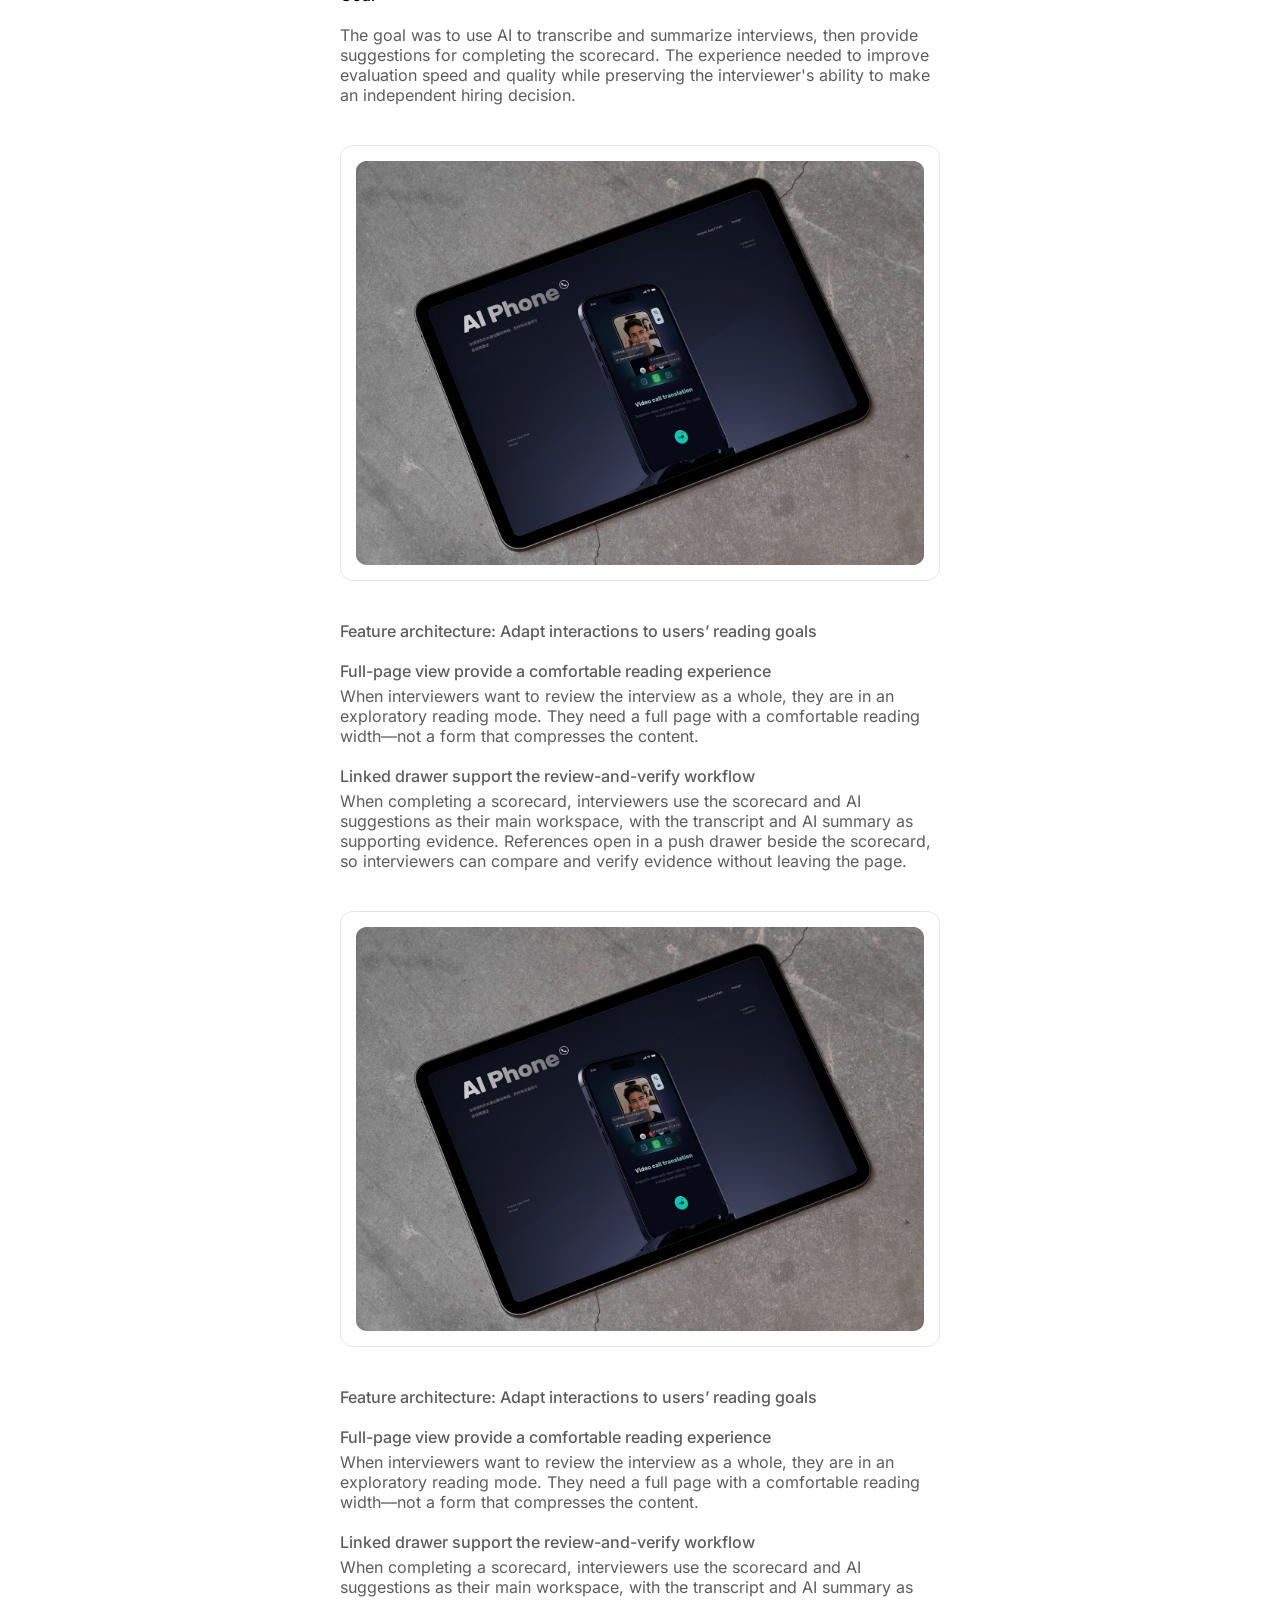
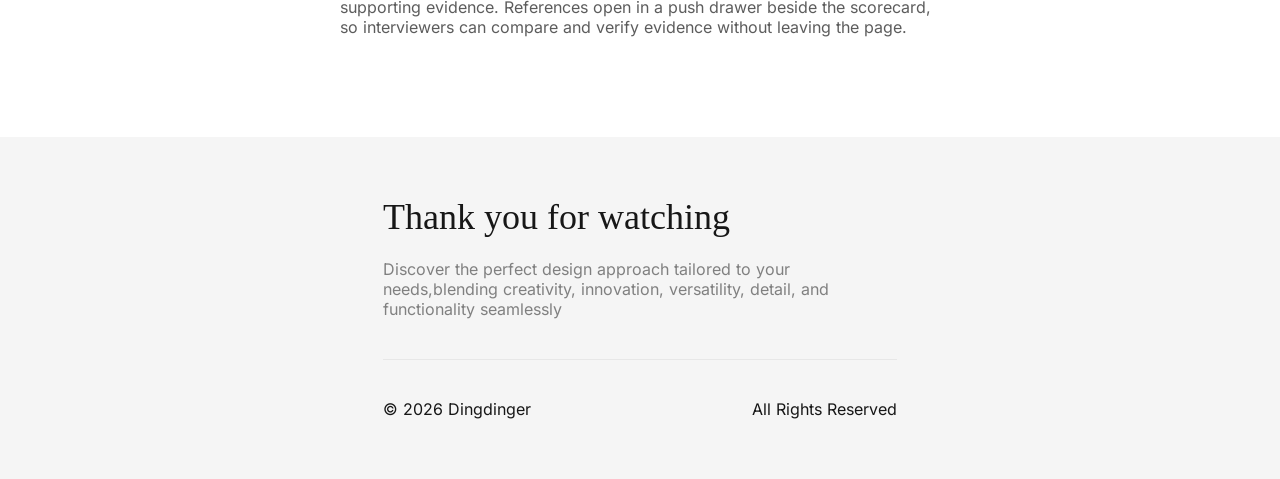
<file: project/ai-powered-interview-system/index.html>
<!DOCTYPE html><html lang="en"><head><meta charSet="utf-8"/><meta name="viewport" content="width=device-width, initial-scale=1"/><link rel="stylesheet" href="/_next/static/css/index.BmZF4NrP.css" data-rsc-css-href="/_next/static/css/index.BmZF4NrP.css" data-precedence="vite-rsc/importer-resources"/><link rel="modulepreload" fetchPriority="low" href="/_next/static/chunks/index-c_7Ogj2H.js"/><script src="/_next/static/chunks/rolldown-runtime-C60lm6uB.js" type="module" async=""></script><script src="/_next/static/chunks/framework-D_rUT4EX.js" type="module" async=""></script><link rel="modulepreload" href="/_next/static/chunks/layout-segment-context-D_FKy1SZ.js" crossorigin=""/><link rel="modulepreload" href="/_next/static/chunks/image-DrUzR4Rd.js" crossorigin=""/><title>AI-Powered Interview System — Dingdinger</title><meta name="description" content="Enhanced the interview system with AI-powered transcription, summaries, and assisted feedback writing to reduce manual effort and improve interview efficiency."/><link rel="icon" href="/favicon.svg"/><script>Object.assign(((self[Symbol.for("vinext.navigationRuntime")]??={bootstrap:{routeManifest:null},functions:{}}).bootstrap.rsc??={rsc:[]}),{params:{"slug":"ai-powered-interview-system"},nav:{"pathname":"/project/ai-powered-interview-system","searchParams":[]}})</script><link rel="modulepreload" href="/_next/static/chunks/index-c_7Ogj2H.js" />
</head><body><main><div class="case-page"><div class="site-header-blur" aria-hidden="true"><span style="z-index:1;-webkit-backdrop-filter:blur(0.0546875px);backdrop-filter:blur(0.0546875px);-webkit-mask-image:linear-gradient(to top, transparent 0%, #000 12.5%, #000 25%, transparent 37.5%);mask-image:linear-gradient(to top, transparent 0%, #000 12.5%, #000 25%, transparent 37.5%)"></span><span style="z-index:2;-webkit-backdrop-filter:blur(0.109375px);backdrop-filter:blur(0.109375px);-webkit-mask-image:linear-gradient(to top, transparent 12.5%, #000 25%, #000 37.5%, transparent 50%);mask-image:linear-gradient(to top, transparent 12.5%, #000 25%, #000 37.5%, transparent 50%)"></span><span style="z-index:3;-webkit-backdrop-filter:blur(0.21875px);backdrop-filter:blur(0.21875px);-webkit-mask-image:linear-gradient(to top, transparent 25%, #000 37.5%, #000 50%, transparent 62.5%);mask-image:linear-gradient(to top, transparent 25%, #000 37.5%, #000 50%, transparent 62.5%)"></span><span style="z-index:4;-webkit-backdrop-filter:blur(0.4375px);backdrop-filter:blur(0.4375px);-webkit-mask-image:linear-gradient(to top, transparent 37.5%, #000 50%, #000 62.5%, transparent 75%);mask-image:linear-gradient(to top, transparent 37.5%, #000 50%, #000 62.5%, transparent 75%)"></span><span style="z-index:5;-webkit-backdrop-filter:blur(0.875px);backdrop-filter:blur(0.875px);-webkit-mask-image:linear-gradient(to top, transparent 50%, #000 62.5%, #000 75%, transparent 87.5%);mask-image:linear-gradient(to top, transparent 50%, #000 62.5%, #000 75%, transparent 87.5%)"></span><span style="z-index:6;-webkit-backdrop-filter:blur(1.75px);backdrop-filter:blur(1.75px);-webkit-mask-image:linear-gradient(to top, transparent 62.5%, #000 75%, #000 87.5%, transparent 100%);mask-image:linear-gradient(to top, transparent 62.5%, #000 75%, #000 87.5%, transparent 100%)"></span><span style="z-index:7;-webkit-backdrop-filter:blur(3.5px);backdrop-filter:blur(3.5px);-webkit-mask-image:linear-gradient(to top, transparent 75%, #000 87.5%, #000 100%);mask-image:linear-gradient(to top, transparent 75%, #000 87.5%, #000 100%)"></span><span style="z-index:8;-webkit-backdrop-filter:blur(7px);backdrop-filter:blur(7px);-webkit-mask-image:linear-gradient(to top, transparent 87.5%, #000 100%);mask-image:linear-gradient(to top, transparent 87.5%, #000 100%)"></span></div><header class="site-header"><a class="brand-mark" href="/" aria-label="Dingdinger home">Dingdinger</a><nav class="site-nav" aria-label="Main navigation"><a class="is-active" href="/"><span>Work</span><span class="nav-underline"></span></a><a href="/#contact">Services</a><a href="/#contact">About Me</a><a href="mailto:dingdinger1008@gmail.com">Contact</a></nav></header><header class="case-overview"><div class="case-overview-copy"><h1>AI-Powered Interview System</h1><p>Enhanced the interview system with AI-powered transcription, summaries, and assisted feedback writing to reduce manual effort and improve interview efficiency.</p></div><div class="case-meta"><div><span>Role</span><strong>UI/UX Design</strong></div><div><span>Results</span><strong>iOS &amp; Android</strong></div><div><span>Date</span><strong>From 2024</strong></div></div></header><article class="case-content"><figure class="case-media" aria-label="AI-Powered Interview System temporary project image"><img src="/assets/case-frame.svg" alt="" loading="lazy" decoding="async" class="case-media-frame" data-nimg="fill" style="position:absolute;inset:0;width:100%;height:100%;object-fit:cover"/><img src="/assets/case-inner-frame.svg" alt="" loading="lazy" decoding="async" class="case-media-inner-frame" data-nimg="fill" style="position:absolute;inset:0;width:100%;height:100%;object-fit:cover"/><div class="case-media-image-wrap"><img src="/assets/case-hero.png" alt="" loading="lazy" decoding="async" class="case-media-image" data-nimg="fill" style="position:absolute;inset:0;width:100%;height:100%;object-fit:cover"/></div></figure><p>CIS (Candidate Interview System) is an internal interview platform that enables interviewers to conduct video interviews and complete structured evaluations during the hiring process.</p><section class="case-text-block"><h2>Problems in the Interview Evaluation Flow</h2><div class="case-problems"><div class="case-problem"><p class="case-problem-title">Heavy reliance on memory and manual notes</p><p>Evaluation often happened hours or days after the interview, making it easy to forget important details and introduce inaccuracies.</p></div><div class="case-problem"><p class="case-problem-title">Inconsistent feedback quality</p><p>Interviewers varied widely in how they structured and detailed their evaluations, making candidates difficult to compare objectively.</p></div><div class="case-problem"><p class="case-problem-title">Low completion rates</p><p>Completing a scorecard required additional time to recall and organize the conversation, which could lead to delays or skipped evaluations.</p></div></div></section><section class="case-text-block"><h2>Stakeholder needs</h2><p>Recruiters need high completion rates, timely feedback, consistent evaluation structures, and sufficient evidence to move candidates through the hiring process.</p><p>Interviewers want to save time without feeling that AI is making the decision for them. Their priority is simple: make the evaluation fast to complete while keeping judgment and accountability in human hands.</p></section><section class="case-text-block"><h2>Goal</h2><p>The goal was to use AI to transcribe and summarize interviews, then provide suggestions for completing the scorecard. The experience needed to improve evaluation speed and quality while preserving the interviewer&#x27;s ability to make an independent hiring decision.</p></section><figure class="case-media" aria-label="AI-Powered Interview System temporary feature image"><img src="/assets/case-frame.svg" alt="" loading="lazy" decoding="async" class="case-media-frame" data-nimg="fill" style="position:absolute;inset:0;width:100%;height:100%;object-fit:cover"/><img src="/assets/case-inner-frame.svg" alt="" loading="lazy" decoding="async" class="case-media-inner-frame" data-nimg="fill" style="position:absolute;inset:0;width:100%;height:100%;object-fit:cover"/><div class="case-media-image-wrap"><img src="/assets/case-hero.png" alt="" loading="lazy" decoding="async" class="case-media-image" data-nimg="fill" style="position:absolute;inset:0;width:100%;height:100%;object-fit:cover"/></div></figure><section class="case-text-block case-text-block-architecture"><h2>Feature architecture: Adapt interactions to users’ reading goals</h2><div class="case-subsection"><h3>Full-page view provide a comfortable reading experience</h3><p>When interviewers want to review the interview as a whole, they are in an exploratory reading mode. They need a full page with a comfortable reading width—not a form that compresses the content.</p></div><div class="case-subsection"><h3>Linked drawer support the review-and-verify workflow</h3><p>When completing a scorecard, interviewers use the scorecard and AI suggestions as their main workspace, with the transcript and AI summary as supporting evidence. References open in a push drawer beside the scorecard, so interviewers can compare and verify evidence without leaving the page.</p></div></section><figure class="case-media" aria-label="AI-Powered Interview System temporary interaction image"><img src="/assets/case-frame.svg" alt="" loading="lazy" decoding="async" class="case-media-frame" data-nimg="fill" style="position:absolute;inset:0;width:100%;height:100%;object-fit:cover"/><img src="/assets/case-inner-frame.svg" alt="" loading="lazy" decoding="async" class="case-media-inner-frame" data-nimg="fill" style="position:absolute;inset:0;width:100%;height:100%;object-fit:cover"/><div class="case-media-image-wrap"><img src="/assets/case-hero.png" alt="" loading="lazy" decoding="async" class="case-media-image" data-nimg="fill" style="position:absolute;inset:0;width:100%;height:100%;object-fit:cover"/></div></figure><section class="case-text-block case-text-block-last case-text-block-architecture"><h2>Feature architecture: Adapt interactions to users’ reading goals</h2><div class="case-subsection"><h3>Full-page view provide a comfortable reading experience</h3><p>When interviewers want to review the interview as a whole, they are in an exploratory reading mode. They need a full page with a comfortable reading width—not a form that compresses the content.</p></div><div class="case-subsection"><h3>Linked drawer support the review-and-verify workflow</h3><p>When completing a scorecard, interviewers use the scorecard and AI suggestions as their main workspace, with the transcript and AI summary as supporting evidence. References open in a push drawer beside the scorecard, so interviewers can compare and verify evidence without leaving the page.</p></div></section></article></div><footer class="site-footer site-footer-detail" id="contact"><div class="footer-content"><div class="footer-intro footer-intro-detail"><h2>Thank you for watching</h2><p class="footer-copy">Discover the perfect design approach tailored to your needs,blending creativity, innovation, versatility, detail, and functionality seamlessly</p></div><div class="footer-rule"></div><div class="footer-meta"><span>© 2026 Dingdinger</span><span>All Rights Reserved</span></div></div></footer></main><script type="module" src="/_next/static/chunks/index-c_7Ogj2H.js" id="_R_" async=""></script><script>((self[Symbol.for("vinext.navigationRuntime")]??={bootstrap:{routeManifest:null},functions:{}}).bootstrap.rsc??={rsc:[]}).rsc.push("0:{\"page:/project/ai-powered-interview-system\":\"$L1\",\"layout:/\":\"$L2\",\"route:/project/ai-powered-interview-system\":\"$L3\",\"__route\":\"route:/project/ai-powered-interview-system\",\"__interceptionContext\":null,\"__layoutIds\":[\"layout:/\"],\"__rootLayout\":\"/\",\"__bfcacheSegmentIdentities\":{\"layout:/\":\"[\\\"layout\\\",\\\"layout:/\\\",\\\"root-boundary:/\\\",\\\"\\\"]\",\"page:/project/ai-powered-interview-system\":\"[\\\"page\\\",\\\"page:/project/:slug\\\",\\\"root-boundary:/\\\",\\\"[\\\\\\\"project\\\\\\\",\\\\\\\"slug|ai-powered-interview-system|d\\\\\\\"]\\\"]\"},\"__srcPage\":[\"project\",\"[slug]\",\"page\"],\"__layoutFlags\":{\"layout:/\":\"s\"},\"__artifactCompatibility\":{\"schemaVersion\":1,\"graphVersion\":\"app-route-graph:c8bf53e8f896b690\",\"deploymentVersion\":\"5ca7a5f2-6926-4b38-b9d0-82b2742f1529\",\"appElementsSchemaVersion\":1,\"rscPayloadSchemaVersion\":1,\"rootBoundaryId\":\"/\",\"renderEpoch\":null}}\n")</script><script>((self[Symbol.for("vinext.navigationRuntime")]??={bootstrap:{routeManifest:null},functions:{}}).bootstrap.rsc??={rsc:[]}).rsc.push("4:I[\"8c0f216c4604\",[],\"Children\",1]\n")</script><script>((self[Symbol.for("vinext.navigationRuntime")]??={bootstrap:{routeManifest:null},functions:{}}).bootstrap.rsc??={rsc:[]}).rsc.push("5:I[\"593f344dc510\",[],\"GlobalErrorBoundary\",1]\n")</script><script>((self[Symbol.for("vinext.navigationRuntime")]??={bootstrap:{routeManifest:null},functions:{}}).bootstrap.rsc??={rsc:[]}).rsc.push("6:I[\"0b874ad30386\",[],\"default\",1]\n")</script><script>((self[Symbol.for("vinext.navigationRuntime")]??={bootstrap:{routeManifest:null},functions:{}}).bootstrap.rsc??={rsc:[]}).rsc.push("7:I[\"593f344dc510\",[],\"ErrorBoundary\",1]\n")</script><script>((self[Symbol.for("vinext.navigationRuntime")]??={bootstrap:{routeManifest:null},functions:{}}).bootstrap.rsc??={rsc:[]}).rsc.push("8:I[\"15c18cfaeeff\",[],\"LayoutSegmentProvider\",1]\n")</script><script>((self[Symbol.for("vinext.navigationRuntime")]??={bootstrap:{routeManifest:null},functions:{}}).bootstrap.rsc??={rsc:[]}).rsc.push("9:I[\"8c0f216c4604\",[],\"Slot\",1]\n")</script><script>((self[Symbol.for("vinext.navigationRuntime")]??={bootstrap:{routeManifest:null},functions:{}}).bootstrap.rsc??={rsc:[]}).rsc.push("a:I[\"593f344dc510\",[],\"NotFoundBoundary\",1]\n")</script><script>((self[Symbol.for("vinext.navigationRuntime")]??={bootstrap:{routeManifest:null},functions:{}}).bootstrap.rsc??={rsc:[]}).rsc.push("b:I[\"9276801271d6\",[],\"AppRouterScrollTarget\",1]\n")</script><script>((self[Symbol.for("vinext.navigationRuntime")]??={bootstrap:{routeManifest:null},functions:{}}).bootstrap.rsc??={rsc:[]}).rsc.push("c:I[\"593f344dc510\",[],\"RedirectBoundary\",1]\n")</script><script>((self[Symbol.for("vinext.navigationRuntime")]??={bootstrap:{routeManifest:null},functions:{}}).bootstrap.rsc??={rsc:[]}).rsc.push(":HL[\"/_next/static/css/index.BmZF4NrP.css\",\"style\"     ]\n")</script><script>((self[Symbol.for("vinext.navigationRuntime")]??={bootstrap:{routeManifest:null},functions:{}}).bootstrap.rsc??={rsc:[]}).rsc.push("2:[[[\"$\",\"link\",\"css:/_next/static/css/index.BmZF4NrP.css\",{\"rel\":\"stylesheet\",\"precedence\":\"vite-rsc/importer-resources\",\"href\":\"/_next/static/css/index.BmZF4NrP.css\",\"data-rsc-css-href\":\"/_next/static/css/index.BmZF4NrP.css\"}],\"$undefined\"],[\"$\",\"html\",null,{\"lang\":\"en\",\"children\":[\"$\",\"body\",null,{\"children\":[\"$\",\"$L4\",null,{}]}]}]]\n")</script><script>((self[Symbol.for("vinext.navigationRuntime")]??={bootstrap:{routeManifest:null},functions:{}}).bootstrap.rsc??={rsc:[]}).rsc.push("3:[[[\"$\",\"meta\",null,{\"charSet\":\"utf-8\"}],[[\"$\",\"title\",\"0\",{\"children\":\"AI-Powered Interview System — Dingdinger\"}],[\"$\",\"meta\",\"1\",{\"name\":\"description\",\"content\":\"Enhanced the interview system with AI-powered transcription, summaries, and assisted feedback writing to reduce manual effort and improve interview efficiency.\"}],[\"$\",\"link\",\"2\",{\"data-vinext-streamed-icon\":\"$undefined\",\"rel\":\"icon\",\"href\":\"/favicon.svg\",\"type\":\"$undefined\",\"sizes\":\"$undefined\",\"color\":\"$undefined\",\"media\":\"$undefined\",\"fetchPriority\":\"$undefined\"}]],[[\"$\",\"meta\",\"0\",{\"name\":\"viewport\",\"content\":\"width=device-width, initial-scale=1\"}]]],[\"$\",\"$L5\",null,{\"fallback\":\"$6\",\"children\":[\"$\",\"$L7\",null,{\"fallback\":\"$6\",\"children\":[\"$\",\"$L8\",null,{\"providerId\":\"layout:/\",\"segmentMap\":{\"children\":[\"project\",\"ai-powered-interview-system\"]},\"children\":[\"$\",\"$L9\",null,{\"id\":\"layout:/\",\"parallelSlots\":\"$undefined\",\"children\":[\"$\",\"$La\",null,{\"resetKey\":\"project\",\"fallback\":[[\"$\",\"title\",null,{\"children\":\"404: This page could not be found.\"}],[\"$\",\"div\",null,{\"style\":{\"fontFamily\":\"system-ui,\\\"Segoe UI\\\",Roboto,Helvetica,Arial,sans-serif,\\\"Apple Color Emoji\\\",\\\"Segoe UI Emoji\\\"\",\"height\":\"100vh\",\"textAlign\":\"center\",\"display\":\"flex\",\"flexDirection\":\"column\",\"alignItems\":\"center\",\"justifyContent\":\"center\"},\"children\":[\"$\",\"div\",null,{\"children\":[[\"$\",\"style\",null,{\"dangerouslySetInnerHTML\":{\"__html\":\"body{color:#000;background:#fff;margin:0}.next-error-h1{border-right:1px solid rgba(0,0,0,.3)}@media (prefers-color-scheme:dark){body{color:#fff;background:#000}.next-error-h1{border-right:1px solid rgba(255,255,255,.3)}}\"}}],[\"$\",\"h1\",null,{\"className\":\"next-error-h1\",\"style\":{\"display\":\"inline-block\",\"margin\":\"0 20px 0 0\",\"padding\":\"0 23px 0 0\",\"fontSize\":24,\"fontWeight\":500,\"verticalAlign\":\"top\",\"lineHeight\":\"49px\"},\"children\":404}],[\"$\",\"div\",null,{\"style\":{\"display\":\"inline-block\"},\"children\":[\"$\",\"h2\",null,{\"style\":{\"fontSize\":14,\"fontWeight\":400,\"lineHeight\":\"49px\",\"margin\":0},\"children\":\"This page could not be found.\"}]}]]}]}]],\"children\":[\"$\",\"$Lb\",null,{\"children\":[\"$\",\"$Lc\",null,{\"children\":[[\"$\",\"$L8\",null,{\"providerId\":\"page:/project/ai-powered-interview-system\",\"segmentMap\":{\"children\":[\"__PAGE__\"]},\"children\":[\"$\",\"$L9\",null,{\"id\":\"page:/project/ai-powered-interview-system\"}]}],null]}]}]}]}]}]}]}],null,null]\n")</script><script>((self[Symbol.for("vinext.navigationRuntime")]??={bootstrap:{routeManifest:null},functions:{}}).bootstrap.rsc??={rsc:[]}).rsc.push("1:[\"$\",\"main\",null,{\"children\":[[\"$\",\"div\",null,{\"className\":\"case-page\",\"children\":[[[\"$\",\"div\",null,{\"className\":\"site-header-blur\",\"aria-hidden\":\"true\",\"children\":[[\"$\",\"span\",\"0.0546875\",{\"style\":{\"zIndex\":1,\"WebkitBackdropFilter\":\"blur(0.0546875px)\",\"backdropFilter\":\"blur(0.0546875px)\",\"WebkitMaskImage\":\"linear-gradient(to top, transparent 0%, #000 12.5%, #000 25%, transparent 37.5%)\",\"maskImage\":\"linear-gradient(to top, transparent 0%, #000 12.5%, #000 25%, transparent 37.5%)\"}}],[\"$\",\"span\",\"0.109375\",{\"style\":{\"zIndex\":2,\"WebkitBackdropFilter\":\"blur(0.109375px)\",\"backdropFilter\":\"blur(0.109375px)\",\"WebkitMaskImage\":\"linear-gradient(to top, transparent 12.5%, #000 25%, #000 37.5%, transparent 50%)\",\"maskImage\":\"linear-gradient(to top, transparent 12.5%, #000 25%, #000 37.5%, transparent 50%)\"}}],[\"$\",\"span\",\"0.21875\",{\"style\":{\"zIndex\":3,\"WebkitBackdropFilter\":\"blur(0.21875px)\",\"backdropFilter\":\"blur(0.21875px)\",\"WebkitMaskImage\":\"linear-gradient(to top, transparent 25%, #000 37.5%, #000 50%, transparent 62.5%)\",\"maskImage\":\"linear-gradient(to top, transparent 25%, #000 37.5%, #000 50%, transparent 62.5%)\"}}],[\"$\",\"span\",\"0.4375\",{\"style\":{\"zIndex\":4,\"WebkitBackdropFilter\":\"blur(0.4375px)\",\"backdropFilter\":\"blur(0.4375px)\",\"WebkitMaskImage\":\"linear-gradient(to top, transparent 37.5%, #000 50%, #000 62.5%, transparent 75%)\",\"maskImage\":\"linear-gradient(to top, transparent 37.5%, #000 50%, #000 62.5%, transparent 75%)\"}}],[\"$\",\"span\",\"0.875\",{\"style\":{\"zIndex\":5,\"WebkitBackdropFilter\":\"blur(0.875px)\",\"backdropFilter\":\"blur(0.875px)\",\"WebkitMaskImage\":\"linear-gradient(to top, transparent 50%, #000 62.5%, #000 75%, transparent 87.5%)\",\"maskImage\":\"linear-gradient(to top, transparent 50%, #000 62.5%, #000 75%, transparent 87.5%)\"}}],[\"$\",\"span\",\"1.75\",{\"style\":{\"zIndex\":6,\"WebkitBackdropFilter\":\"blur(1.75px)\",\"backdropFilter\":\"blur(1.75px)\",\"WebkitMaskImage\":\"linear-gradient(to top, transparent 62.5%, #000 75%, #000 87.5%, transparent 100%)\",\"maskImage\":\"linear-gradient(to top, transparent 62.5%, #000 75%, #000 87.5%, transparent 100%)\"}}],[\"$\",\"span\",\"3.5\",{\"style\":{\"zIndex\":7,\"WebkitBackdropFilter\":\"blur(3.5px)\",\"backdropFilter\":\"blur(3.5px)\",\"WebkitMaskImage\":\"linear-gradient(to top, transparent 75%, #000 87.5%, #000 100%)\",\"maskImage\":\"linear-gradient(to top, transparent 75%, #000 87.5%, #000 100%)\"}}],[\"$\",\"span\",\"7\",{\"style\":{\"zIndex\":8,\"WebkitBackdropFilter\":\"blur(7px)\",\"backdropFilter\":\"blur(7px)\",\"WebkitMaskImage\":\"linear-gradient(to top, transparent 87.5%, #000 100%)\",\"maskImage\":\"linear-gradient(to top, transparent 87.5%, #000 100%)\"}}]]}],[\"$\",\"header\",null,{\"className\":\"site-header\",\"children\":[[\"$\",\"a\",null,{\"className\":\"brand-mark\",\"href\":\"/\",\"aria-label\":\"Dingdinger home\",\"children\":\"Dingdinger\"}],[\"$\",\"nav\",null,{\"className\":\"site-nav\",\"aria-label\":\"Main navigation\",\"children\":[[\"$\",\"a\",null,{\"className\":\"is-active\",\"href\":\"/\",\"children\":[[\"$\",\"span\",null,{\"children\":\"Work\"}],[\"$\",\"span\",null,{\"className\":\"nav-underline\"}]]}],[\"$\",\"a\",null,{\"href\":\"/#contact\",\"children\":\"Services\"}],[\"$\",\"a\",null,{\"href\":\"/#contact\",\"children\":\"About Me\"}],[\"$\",\"a\",null,{\"href\":\"mailto:dingdinger1008@gmail.com\",\"children\":\"Contact\"}]]}]]}]],[\"$\",\"header\",null,{\"className\":\"case-overview\",\"children\":[[\"$\",\"div\",null,{\"className\":\"case-overview-copy\",\"children\":[[\"$\",\"h1\",null,{\"children\":\"AI-Powered Interview System\"}],[\"$\",\"p\",null,{\"children\":\"Enhanced the interview system with AI-powered transcription, summaries, and assisted feedback writing to reduce manual effort and improve interview efficiency.\"}]]}],[\"$\",\"div\",null,{\"className\":\"case-meta\",\"children\":[[\"$\",\"div\",null,{\"children\":[[\"$\",\"span\",null,{\"children\":\"Role\"}],[\"$\",\"strong\",null,{\"children\":\"UI/UX Design\"}]]}],[\"$\",\"div\",null,{\"children\":[[\"$\",\"span\",null,{\"children\":\"Results\"}],[\"$\",\"strong\",null,{\"children\":\"iOS \u0026 Android\"}]]}],[\"$\",\"div\",null,{\"children\":[[\"$\",\"span\",null,{\"children\":\"Date\"}],[\"$\",\"strong\",null,{\"children\":\"From 2024\"}]]}]]}]]}],[\"$\",\"article\",null,{\"className\":\"case-content\",\"children\":[[\"$\",\"figure\",null,{\"className\":\"case-media\",\"aria-label\":\"AI-Powered Interview System temporary project image\",\"children\":[\"$Ld\",\"$Le\",\"$Lf\"]}],\"$L10\",\"$L11\",\"$L12\",\"$L13\",\"$L14\",\"$L15\",\"$L16\",\"$L17\"]}]]}],\"$L18\"]}]\n")</script><script>((self[Symbol.for("vinext.navigationRuntime")]??={bootstrap:{routeManifest:null},functions:{}}).bootstrap.rsc??={rsc:[]}).rsc.push("19:I[\"9fb86276be8f\",[],\"default\",1]\n")</script><script>((self[Symbol.for("vinext.navigationRuntime")]??={bootstrap:{routeManifest:null},functions:{}}).bootstrap.rsc??={rsc:[]}).rsc.push("d:[\"$\",\"$L19\",null,{\"className\":\"case-media-frame\",\"src\":\"/assets/case-frame.svg\",\"alt\":\"\",\"fill\":true,\"sizes\":\"600px\"}]\n")</script><script>((self[Symbol.for("vinext.navigationRuntime")]??={bootstrap:{routeManifest:null},functions:{}}).bootstrap.rsc??={rsc:[]}).rsc.push("e:[\"$\",\"$L19\",null,{\"className\":\"case-media-inner-frame\",\"src\":\"/assets/case-inner-frame.svg\",\"alt\":\"\",\"fill\":true,\"sizes\":\"568px\"}]\n")</script><script>((self[Symbol.for("vinext.navigationRuntime")]??={bootstrap:{routeManifest:null},functions:{}}).bootstrap.rsc??={rsc:[]}).rsc.push("f:[\"$\",\"div\",null,{\"className\":\"case-media-image-wrap\",\"children\":[\"$\",\"$L19\",null,{\"className\":\"case-media-image\",\"src\":\"/assets/case-hero.png\",\"alt\":\"\",\"fill\":true,\"sizes\":\"568px\"}]}]\n")</script><script>((self[Symbol.for("vinext.navigationRuntime")]??={bootstrap:{routeManifest:null},functions:{}}).bootstrap.rsc??={rsc:[]}).rsc.push("10:[\"$\",\"p\",null,{\"children\":\"CIS (Candidate Interview System) is an internal interview platform that enables interviewers to conduct video interviews and complete structured evaluations during the hiring process.\"}]\n")</script><script>((self[Symbol.for("vinext.navigationRuntime")]??={bootstrap:{routeManifest:null},functions:{}}).bootstrap.rsc??={rsc:[]}).rsc.push("11:[\"$\",\"section\",null,{\"className\":\"case-text-block\",\"children\":[[\"$\",\"h2\",null,{\"children\":\"Problems in the Interview Evaluation Flow\"}],[\"$\",\"div\",null,{\"className\":\"case-problems\",\"children\":[[\"$\",\"div\",\"Heavy reliance on memory and manual notes\",{\"className\":\"case-problem\",\"children\":[[\"$\",\"p\",null,{\"className\":\"case-problem-title\",\"children\":\"Heavy reliance on memory and manual notes\"}],[\"$\",\"p\",null,{\"children\":\"Evaluation often happened hours or days after the interview, making it easy to forget important details and introduce inaccuracies.\"}]]}],[\"$\",\"div\",\"Inconsistent feedback quality\",{\"className\":\"case-problem\",\"children\":[[\"$\",\"p\",null,{\"className\":\"case-problem-title\",\"children\":\"Inconsistent feedback quality\"}],[\"$\",\"p\",null,{\"children\":\"Interviewers varied widely in how they structured and detailed their evaluations, making candidates difficult to compare objectively.\"}]]}],[\"$\",\"div\",\"Low completion rates\",{\"className\":\"case-problem\",\"children\":[[\"$\",\"p\",null,{\"className\":\"case-problem-title\",\"children\":\"Low completion rates\"}],[\"$\",\"p\",null,{\"children\":\"Completing a scorecard required additional time to recall and organize the conversation, which could lead to delays or skipped evaluations.\"}]]}]]}]]}]\n")</script><script>((self[Symbol.for("vinext.navigationRuntime")]??={bootstrap:{routeManifest:null},functions:{}}).bootstrap.rsc??={rsc:[]}).rsc.push("12:[\"$\",\"section\",null,{\"className\":\"case-text-block\",\"children\":[[\"$\",\"h2\",null,{\"children\":\"Stakeholder needs\"}],[[\"$\",\"p\",\"Recruiters need high completion rates, timely feedback, consistent evaluation structures, and sufficient evidence to move candidates through the hiring process.\",{\"children\":\"Recruiters need high completion rates, timely feedback, consistent evaluation structures, and sufficient evidence to move candidates through the hiring process.\"}],[\"$\",\"p\",\"Interviewers want to save time without feeling that AI is making the decision for them. Their priority is simple: make the evaluation fast to complete while keeping judgment and accountability in human hands.\",{\"children\":\"Interviewers want to save time without feeling that AI is making the decision for them. Their priority is simple: make the evaluation fast to complete while keeping judgment and accountability in human hands.\"}]]]}]\n")</script><script>((self[Symbol.for("vinext.navigationRuntime")]??={bootstrap:{routeManifest:null},functions:{}}).bootstrap.rsc??={rsc:[]}).rsc.push("13:[\"$\",\"section\",null,{\"className\":\"case-text-block\",\"children\":[[\"$\",\"h2\",null,{\"children\":\"Goal\"}],[\"$\",\"p\",null,{\"children\":\"The goal was to use AI to transcribe and summarize interviews, then provide suggestions for completing the scorecard. The experience needed to improve evaluation speed and quality while preserving the interviewer's ability to make an independent hiring decision.\"}]]}]\n")</script><script>((self[Symbol.for("vinext.navigationRuntime")]??={bootstrap:{routeManifest:null},functions:{}}).bootstrap.rsc??={rsc:[]}).rsc.push("14:[\"$\",\"figure\",null,{\"className\":\"case-media\",\"aria-label\":\"AI-Powered Interview System temporary feature image\",\"children\":[[\"$\",\"$L19\",null,{\"className\":\"case-media-frame\",\"src\":\"/assets/case-frame.svg\",\"alt\":\"\",\"fill\":true,\"sizes\":\"600px\"}],[\"$\",\"$L19\",null,{\"className\":\"case-media-inner-frame\",\"src\":\"/assets/case-inner-frame.svg\",\"alt\":\"\",\"fill\":true,\"sizes\":\"568px\"}],[\"$\",\"div\",null,{\"className\":\"case-media-image-wrap\",\"children\":[\"$\",\"$L19\",null,{\"className\":\"case-media-image\",\"src\":\"/assets/case-hero.png\",\"alt\":\"\",\"fill\":true,\"sizes\":\"568px\"}]}]]}]\n")</script><script>((self[Symbol.for("vinext.navigationRuntime")]??={bootstrap:{routeManifest:null},functions:{}}).bootstrap.rsc??={rsc:[]}).rsc.push("15:[\"$\",\"section\",null,{\"className\":\"case-text-block case-text-block-architecture\",\"children\":[[\"$\",\"h2\",null,{\"children\":\"Feature architecture: Adapt interactions to users’ reading goals\"}],[[\"$\",\"div\",\"Full-page view provide a comfortable reading experience\",{\"className\":\"case-subsection\",\"children\":[[\"$\",\"h3\",null,{\"children\":\"Full-page view provide a comfortable reading experience\"}],[\"$\",\"p\",null,{\"children\":\"When interviewers want to review the interview as a whole, they are in an exploratory reading mode. They need a full page with a comfortable reading width—not a form that compresses the content.\"}]]}],[\"$\",\"div\",\"Linked drawer support the review-and-verify workflow\",{\"className\":\"case-subsection\",\"children\":[[\"$\",\"h3\",null,{\"children\":\"Linked drawer support the review-and-verify workflow\"}],[\"$\",\"p\",null,{\"children\":\"When completing a scorecard, interviewers use the scorecard and AI suggestions as their main workspace, with the transcript and AI summary as supporting evidence. References open in a push drawer beside the scorecard, so interviewers can compare and verify evidence without leaving the page.\"}]]}]]]}]\n")</script><script>((self[Symbol.for("vinext.navigationRuntime")]??={bootstrap:{routeManifest:null},functions:{}}).bootstrap.rsc??={rsc:[]}).rsc.push("16:[\"$\",\"figure\",null,{\"className\":\"case-media\",\"aria-label\":\"AI-Powered Interview System temporary interaction image\",\"children\":[[\"$\",\"$L19\",null,{\"className\":\"case-media-frame\",\"src\":\"/assets/case-frame.svg\",\"alt\":\"\",\"fill\":true,\"sizes\":\"600px\"}],[\"$\",\"$L19\",null,{\"className\":\"case-media-inner-frame\",\"src\":\"/assets/case-inner-frame.svg\",\"alt\":\"\",\"fill\":true,\"sizes\":\"568px\"}],[\"$\",\"div\",null,{\"className\":\"case-media-image-wrap\",\"children\":[\"$\",\"$L19\",null,{\"className\":\"case-media-image\",\"src\":\"/assets/case-hero.png\",\"alt\":\"\",\"fill\":true,\"sizes\":\"568px\"}]}]]}]\n")</script><script>((self[Symbol.for("vinext.navigationRuntime")]??={bootstrap:{routeManifest:null},functions:{}}).bootstrap.rsc??={rsc:[]}).rsc.push("17:[\"$\",\"section\",null,{\"className\":\"case-text-block case-text-block-last case-text-block-architecture\",\"children\":[[\"$\",\"h2\",null,{\"children\":\"Feature architecture: Adapt interactions to users’ reading goals\"}],[[\"$\",\"div\",\"repeat-Full-page view provide a comfortable reading experience\",{\"className\":\"case-subsection\",\"children\":[[\"$\",\"h3\",null,{\"children\":\"Full-page view provide a comfortable reading experience\"}],[\"$\",\"p\",null,{\"children\":\"When interviewers want to review the interview as a whole, they are in an exploratory reading mode. They need a full page with a comfortable reading width—not a form that compresses the content.\"}]]}],[\"$\",\"div\",\"repeat-Linked drawer support the review-and-verify workflow\",{\"className\":\"case-subsection\",\"children\":[[\"$\",\"h3\",null,{\"children\":\"Linked drawer support the review-and-verify workflow\"}],[\"$\",\"p\",null,{\"children\":\"When completing a scorecard, interviewers use the scorecard and AI suggestions as their main workspace, with the transcript and AI summary as supporting evidence. References open in a push drawer beside the scorecard, so interviewers can compare and verify evidence without leaving the page.\"}]]}]]]}]\n")</script><script>((self[Symbol.for("vinext.navigationRuntime")]??={bootstrap:{routeManifest:null},functions:{}}).bootstrap.rsc??={rsc:[]}).rsc.push("18:[\"$\",\"footer\",null,{\"className\":\"site-footer site-footer-detail\",\"id\":\"contact\",\"children\":[null,[\"$\",\"div\",null,{\"className\":\"footer-content\",\"children\":[[\"$\",\"div\",null,{\"className\":\"footer-intro footer-intro-detail\",\"children\":[[\"$\",\"h2\",null,{\"children\":\"Thank you for watching\"}],[\"$\",\"p\",null,{\"className\":\"footer-copy\",\"children\":\"Discover the perfect design approach tailored to your needs,blending creativity, innovation, versatility, detail, and functionality seamlessly\"}],null]}],[\"$\",\"div\",null,{\"className\":\"footer-rule\"}],[\"$\",\"div\",null,{\"className\":\"footer-meta\",\"children\":[[\"$\",\"span\",null,{\"children\":\"© 2026 Dingdinger\"}],[\"$\",\"span\",null,{\"children\":\"All Rights Reserved\"}]]}]]}]]}]\n")</script><script>Object.assign(((self[Symbol.for("vinext.navigationRuntime")]??={bootstrap:{routeManifest:null},functions:{}}).bootstrap.rsc??={rsc:[]}),{"initialCacheKind":"static"});((self[Symbol.for("vinext.navigationRuntime")]??={bootstrap:{routeManifest:null},functions:{}}).bootstrap.rsc??={rsc:[]}).done=true</script></body></html>
</file>
